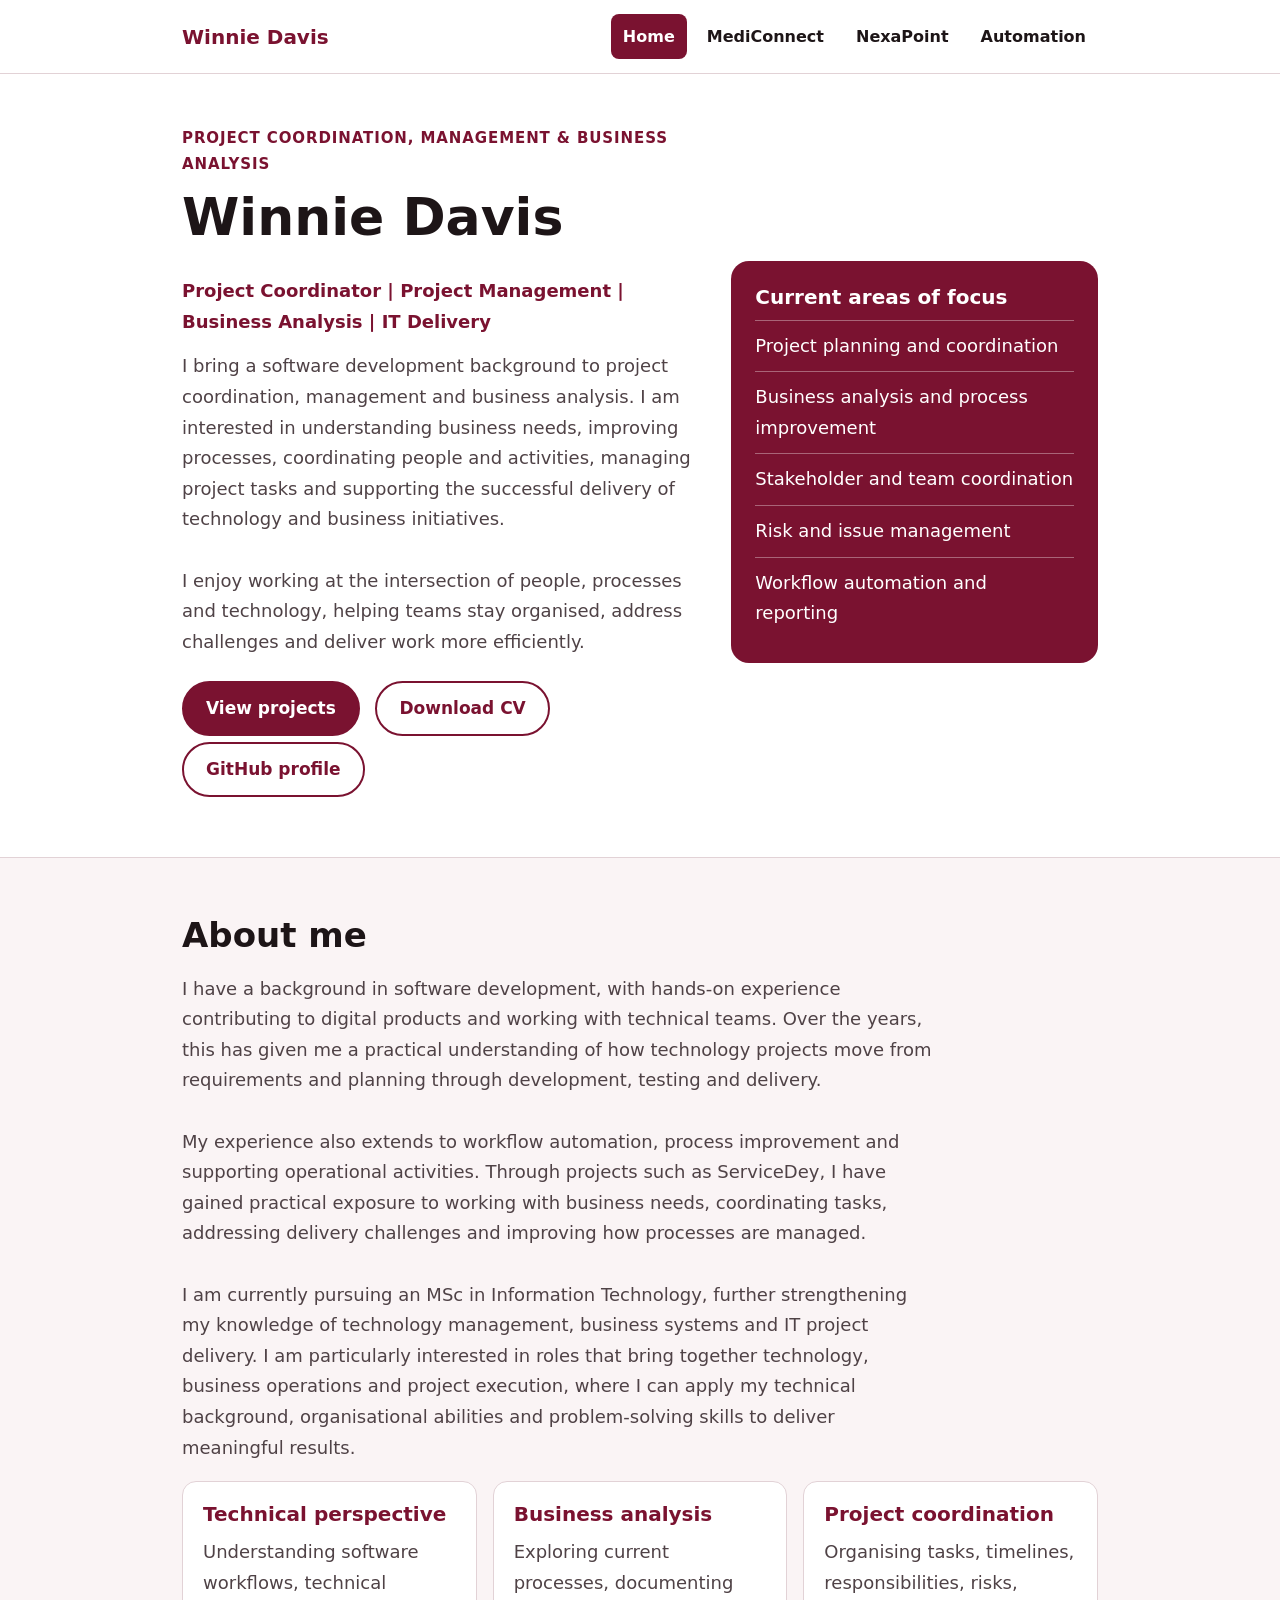
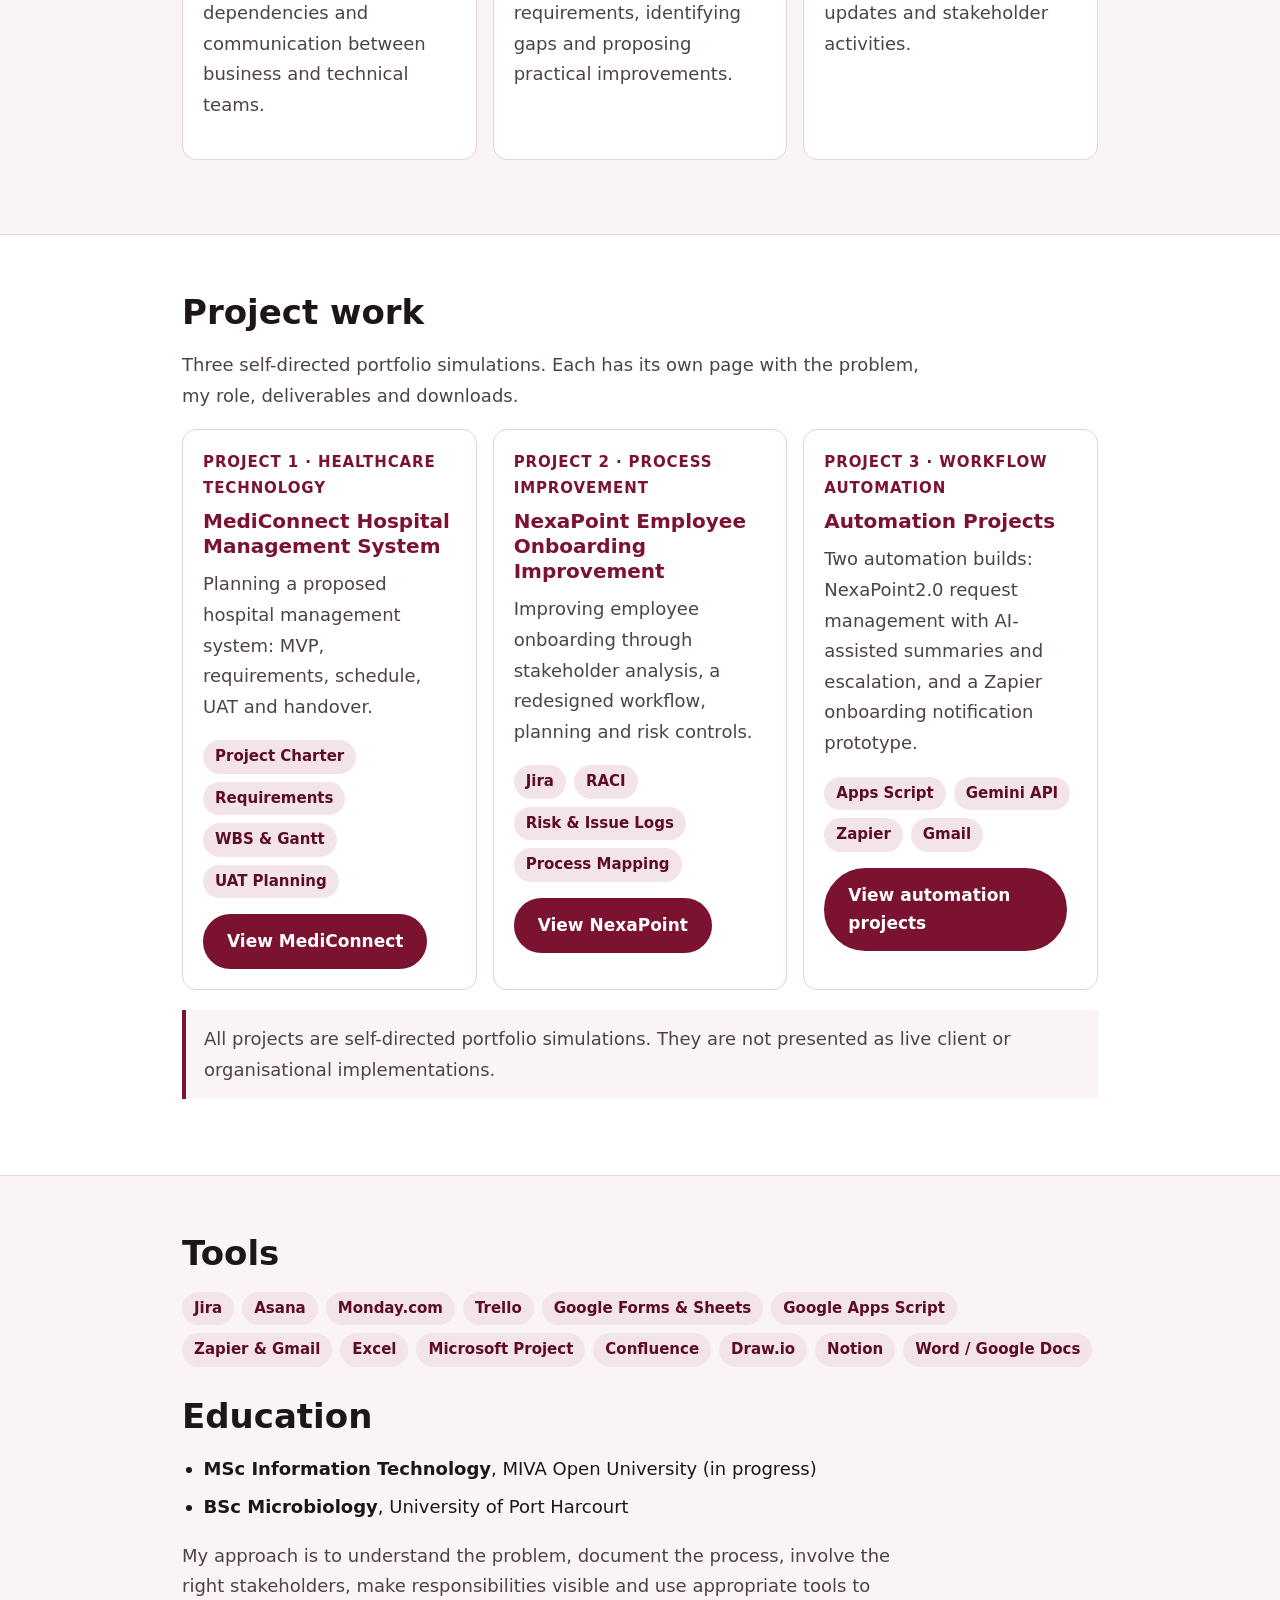
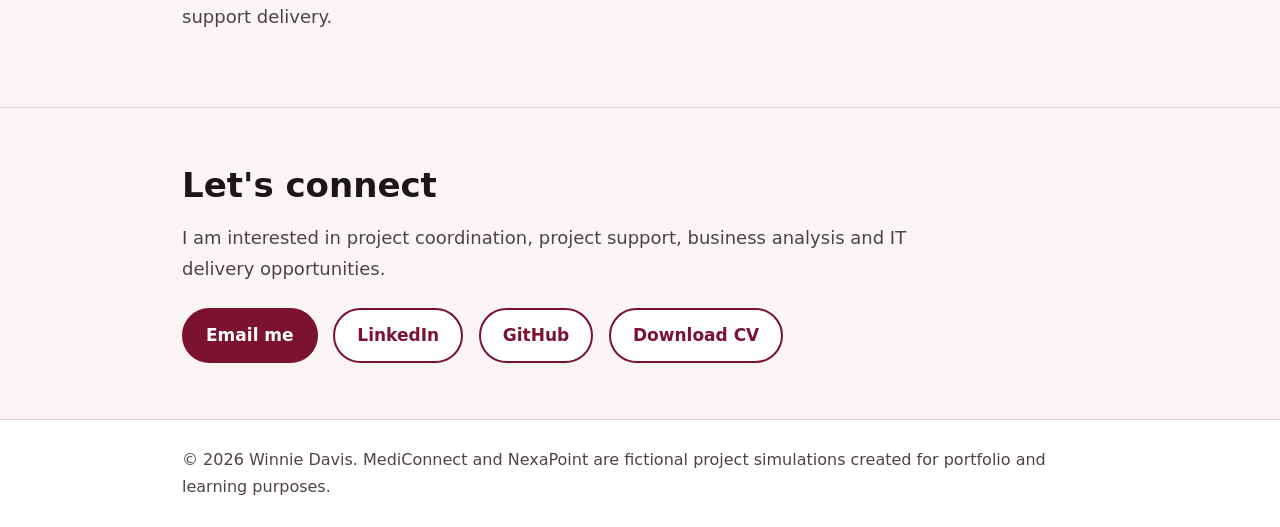
<file: index.html>
<!DOCTYPE html>
<html lang="en">
<head>
<meta charset="utf-8">
<meta name="viewport" content="width=device-width, initial-scale=1">
<title>Project Coordination & Business Analysis | Winnie Davis</title>
<meta name="description" content="Project coordination, business analysis and IT project delivery portfolio by Winnie Davis.">
 <link rel="icon"
    href="data:image/svg+xml,%3Csvg xmlns='http://www.w3.org/2000/svg' viewBox='0 0 100 100'%3E%3Crect width='100' height='100' rx='22' fill='%237a1230'/%3E%3Ctext x='50' y='68' font-size='56' text-anchor='middle' fill='white' font-family='Arial' font-weight='700'%3EW%3C/text%3E%3C/svg%3E"> 
<link rel="preconnect" href="https://fonts.googleapis.com">
<link rel="stylesheet" href="https://fonts.googleapis.com/css2?family=Hanken+Grotesk:wght@400;500;600;700&family=Instrument+Serif&display=swap">
<link rel="stylesheet" href="style.css">
</head>
<body>
<a class="skip" href="#main">Skip to main content</a>
<header class="top"><div class="w"><nav aria-label="Main"><a class="brand" href="index.html">Winnie Davis</a><ul><li><a href="index.html" aria-current="page">Home</a></li><li><a href="mediconnect.html">MediConnect</a></li><li><a href="nexapoint.html">NexaPoint</a></li><li><a href="automation-projects.html">Automation</a></li></ul></nav></div></header>
<main id="main">

<section class="hero"><div class="w grid2">
<div><p class="eyebrow">Project coordination, management &amp; business analysis</p><h1>Winnie Davis</h1>
<p class="role">Project Coordinator | Project Management | Business Analysis | IT Delivery</p>
<p class="lead">
I bring a software development background to project coordination, management and business analysis. I am interested in understanding business needs, improving processes, coordinating people and activities, managing project tasks and supporting the successful delivery of technology and business initiatives.
<br>

<br>
I enjoy working at the intersection of people, processes and technology, helping teams stay organised, address challenges and deliver work more efficiently.
</p>
<a class="btn p" href="#projects">View projects</a>
<a class="btn s" href="Winnie_Davis_CV_PM_PC.pdf" download>Download CV</a>
<a class="btn s" href="https://github.com/Ms-ibiso" target="_blank" rel="noopener">GitHub profile<span class="sr"> (opens in new tab)</span></a></div>
<div class="panel">
  <h2>Current areas of focus</h2>
  <ul>
    <li>Project planning and coordination</li>
    <li>Business analysis and process improvement</li>
    <li>Stakeholder and team coordination</li>
    <li>Risk and issue management</li>
    <li>Workflow automation and reporting</li>
  </ul>
</div></div></section>

<section class="alt" id="about"><div class="w"><h2>About me</h2>
<p class="lead">I have a background in software development, with hands-on experience contributing to digital products and working with technical teams. Over the years, this has given me a practical understanding of how technology projects move from requirements and planning through development, testing and delivery.
<br>
<br>

My experience also extends to workflow automation, process improvement and supporting operational activities. Through projects such as ServiceDey, I have gained practical exposure to working with business needs, coordinating tasks, addressing delivery challenges and improving how processes are managed.
<br>
<br>

I am currently pursuing an MSc in Information Technology, further strengthening my knowledge of technology management, business systems and IT project delivery. I am particularly interested in roles that bring together technology, business operations and project execution, where I can apply my technical background, organisational abilities and problem-solving skills to deliver meaningful results.</p>
<div class="cards"><div class="card"><h3>Technical perspective</h3><p class="muted">Understanding software workflows, technical dependencies and communication between business and technical teams.</p></div><div class="card"><h3>Business analysis</h3><p class="muted">Exploring current processes, documenting requirements, identifying gaps and proposing practical improvements.</p></div><div class="card"><h3>Project coordination</h3><p class="muted">Organising tasks, timelines, responsibilities, risks, updates and stakeholder activities.</p></div></div>
</div></section>

<section id="projects"><div class="w"><h2>Project work</h2>
<p class="lead">Three self-directed portfolio simulations. Each has its own page with the problem, my role, deliverables and downloads.</p>
<div class="cards">
<div class="card"><p class="eyebrow">Project 1 · Healthcare technology</p><h3>MediConnect Hospital Management System</h3><p class="muted">Planning a proposed hospital management system: MVP, requirements, schedule, UAT and handover.</p><ul class="tags"><li>Project Charter</li><li>Requirements</li><li>WBS &amp; Gantt</li><li>UAT Planning</li></ul><a class="btn p" href="mediconnect.html">View MediConnect<span class="sr"> project</span></a></div>
<div class="card"><p class="eyebrow">Project 2 · Process improvement</p><h3>NexaPoint Employee Onboarding Improvement</h3><p class="muted">Improving employee onboarding through stakeholder analysis, a redesigned workflow, planning and risk controls.</p><ul class="tags"><li>Jira</li><li>RACI</li><li>Risk &amp; Issue Logs</li><li>Process Mapping</li></ul><a class="btn p" href="nexapoint.html">View NexaPoint<span class="sr"> project</span></a></div>
<div class="card"><p class="eyebrow">Project 3 · Workflow automation</p><h3>Automation Projects</h3><p class="muted">Two automation builds: NexaPoint2.0 request management with AI-assisted summaries and escalation, and a Zapier onboarding notification prototype.</p><ul class="tags"><li>Apps Script</li><li>Gemini API</li><li>Zapier</li><li>Gmail</li></ul><a class="btn p" href="automation-projects.html">View automation projects</a></div>
</div>
<p class="note">All projects are self-directed portfolio simulations. They are not presented as live client or organisational implementations.</p>
</div></section>

<section class="alt"><div class="w"><h2>Tools</h2>
<ul class="tags">
  <li>Jira</li>
  <li>Asana</li>
  <li>Monday.com</li>
  <li>Trello</li>
  <li>Google Forms &amp; Sheets</li>
  <li>Google Apps Script</li>
  <li>Zapier &amp; Gmail</li>
  <li>Excel</li>
  <li>Microsoft Project</li>
  <li>Confluence</li>
  <li>Draw.io</li>
  <li>Notion</li>
  <li>Word / Google Docs</li>
</ul><h2 style="margin-top:28px">Education</h2>
<ul class="list"><li><strong>MSc Information Technology</strong>, MIVA Open University (in progress)</li><li><strong>BSc Microbiology</strong>, University of Port Harcourt</li></ul>
<p class="lead">My approach is to understand the problem, document the process, involve the right stakeholders, make responsibilities visible and use appropriate tools to support delivery.</p>
</div></section>
<section class="alt" id="contact"><div class="w">
<h2>Let's connect</h2>
<p class="lead">I am interested in project coordination, project support, business analysis and IT delivery opportunities.</p>
<a class="btn p" href="mailto:Davisbeulah07@gmail.com">Email me</a>
<a class="btn s" href="https://linkedin.com/in/winnie-davis-1aa069246" target="_blank" rel="noopener">LinkedIn<span class="sr"> (opens in new tab)</span></a>
<a class="btn s" href="https://github.com/Ms-ibiso" target="_blank" rel="noopener">GitHub<span class="sr"> (opens in new tab)</span></a>
<a class="btn s" href="Winnie_Davis_CV_PM_PC.pdf" download>Download CV</a>
</div></section>
</main>
<footer><div class="w">© 2026 Winnie Davis. MediConnect and NexaPoint are fictional project simulations created for portfolio and learning purposes.</div></footer>
</body>
</html>
</file>
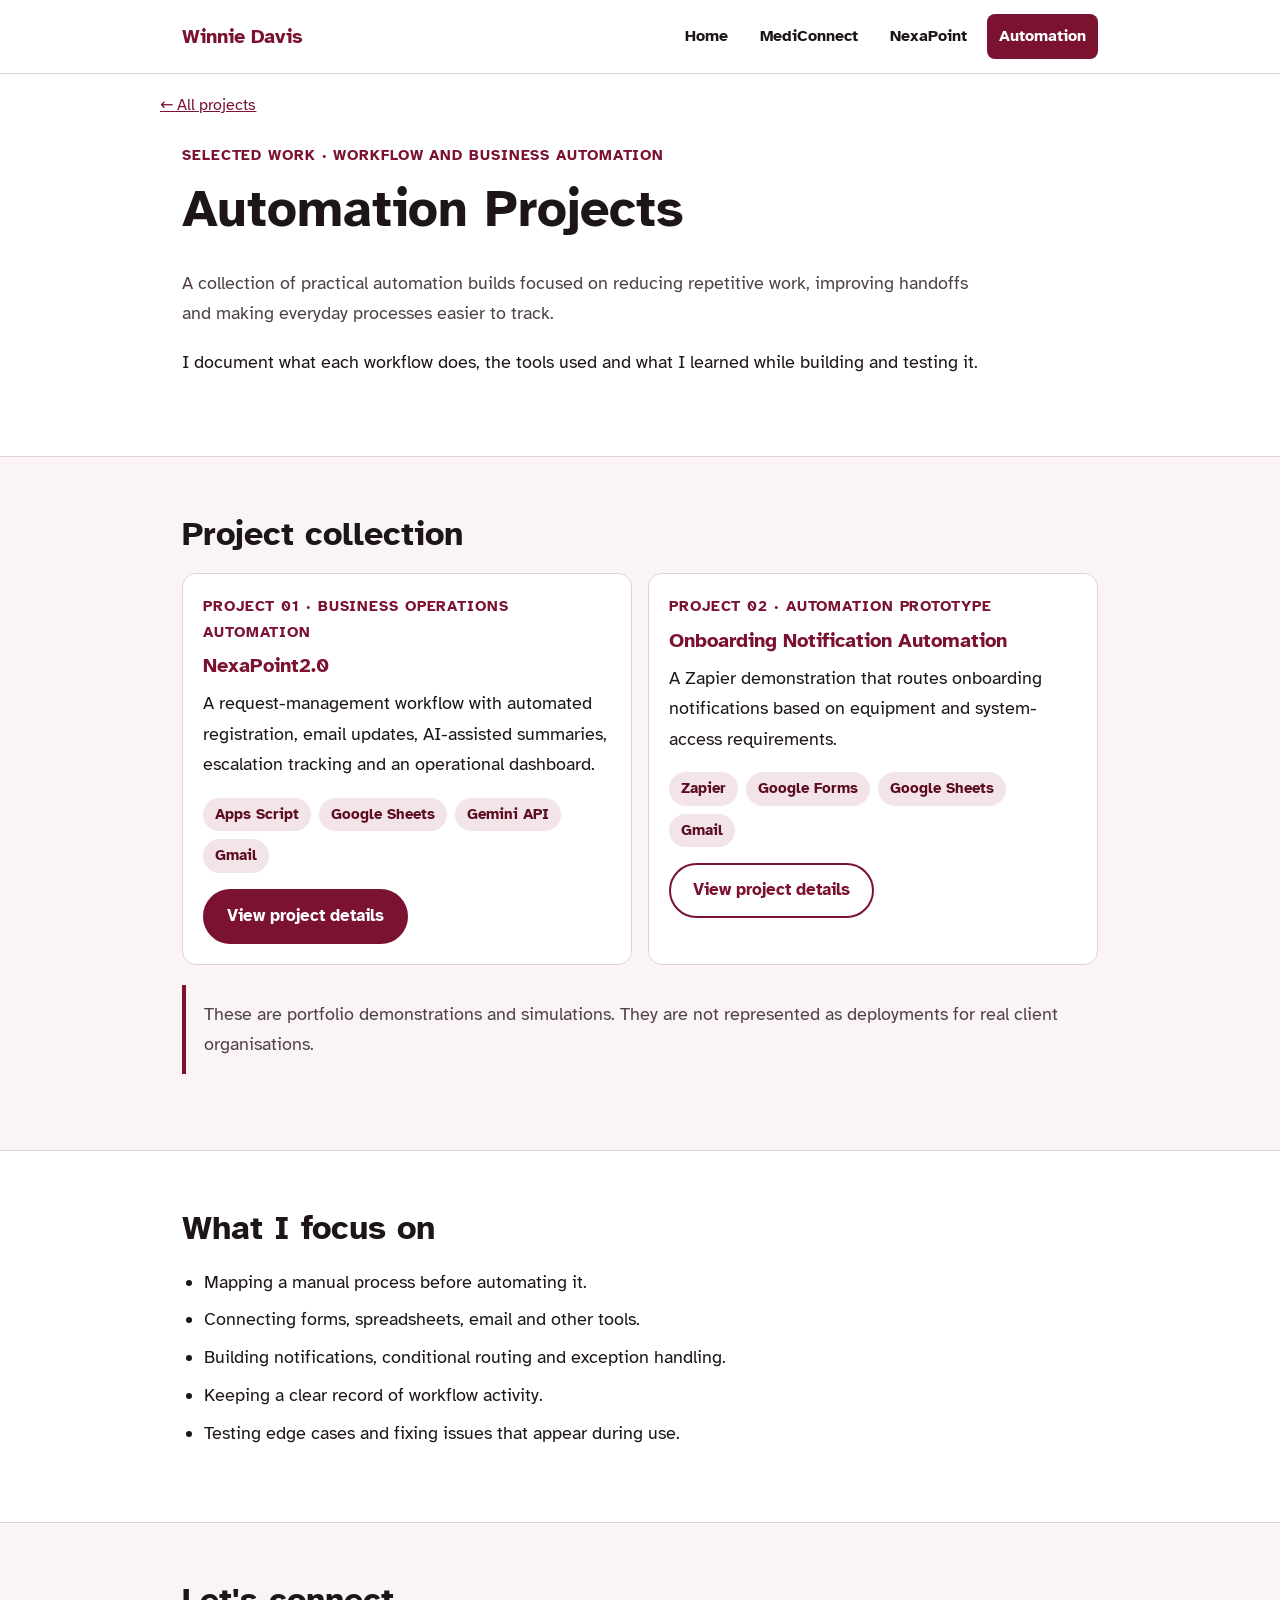
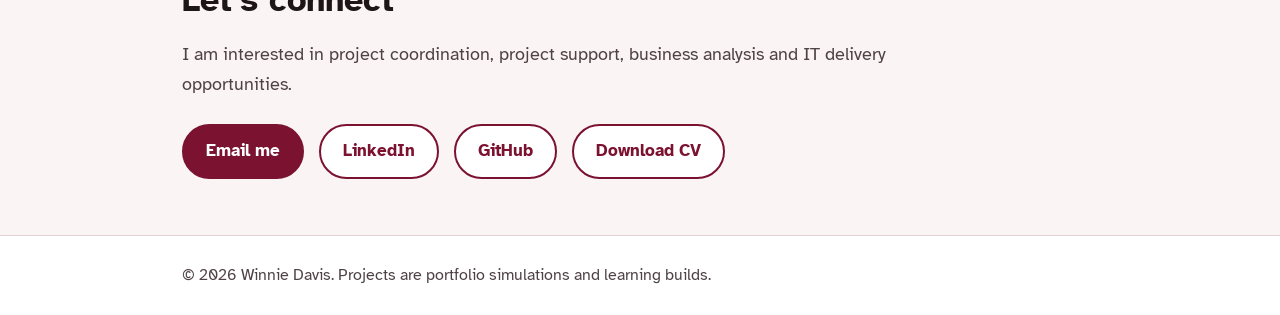
<file: automation-projects.html>
<!DOCTYPE html>
<html lang="en">
<head>
<meta charset="utf-8">
<meta name="viewport" content="width=device-width, initial-scale=1">
<title>Automation Projects | Winnie Davis</title>
<meta name="description" content="Workflow and business operations automation projects by Winnie Davis.">
<link rel="preconnect" href="https://fonts.googleapis.com">
<link rel="stylesheet" href="https://fonts.googleapis.com/css2?family=Atkinson+Hyperlegible:wght@400;700&display=swap">
<link rel="stylesheet" href="style.css">
</head>
<body>
<a class="skip" href="#main">Skip to main content</a>
<header class="top"><div class="w"><nav aria-label="Main">
<a class="brand" href="index.html">Winnie Davis</a>
<ul><li><a href="index.html">Home</a></li><li><a href="mediconnect.html">MediConnect</a></li><li><a href="nexapoint.html">NexaPoint</a></li><li><a href="automation-projects.html" aria-current="page">Automation</a></li></ul>
</nav></div></header>
<main id="main">
<div class="w bc"><a href="index.html#projects">← All projects</a></div>
<section class="hero" style="padding-top:24px"><div class="w">
<p class="eyebrow">Selected work · Workflow and business automation</p>
<h1>Automation Projects</h1>
<p class="lead">A collection of practical automation builds focused on reducing repetitive work, improving handoffs and making everyday processes easier to track.</p>
<p>I document what each workflow does, the tools used and what I learned while building and testing it.</p>
</div></section>
<section class="alt"><div class="w">
<h2>Project collection</h2>
<div class="cards">
<article class="card">
<p class="eyebrow">Project 01 · Business operations automation</p>
<h3>NexaPoint2.0</h3>
<p>A request-management workflow with automated registration, email updates, AI-assisted summaries, escalation tracking and an operational dashboard.</p>
<ul class="tags"><li>Apps Script</li><li>Google Sheets</li><li>Gemini API</li><li>Gmail</li></ul>
<a class="btn p" href="nexapoint2.html">View project details</a>
</article>
<article class="card">
<p class="eyebrow">Project 02 · Automation prototype</p>
<h3>Onboarding Notification Automation</h3>
<p>A Zapier demonstration that routes onboarding notifications based on equipment and system-access requirements.</p>
<ul class="tags"><li>Zapier</li><li>Google Forms</li><li>Google Sheets</li><li>Gmail</li></ul>
<a class="btn s" href="automation.html">View project details</a>
</article>
</div>
<p class="note">These are portfolio demonstrations and simulations. They are not represented as deployments for real client organisations.</p>
</div></section>
<section><div class="w">
<h2>What I focus on</h2>
<ul class="list"><li>Mapping a manual process before automating it.</li><li>Connecting forms, spreadsheets, email and other tools.</li><li>Building notifications, conditional routing and exception handling.</li><li>Keeping a clear record of workflow activity.</li><li>Testing edge cases and fixing issues that appear during use.</li></ul>
</div></section>
<section class="alt" id="contact"><div class="w">
<h2>Let's connect</h2>
<p class="lead">I am interested in project coordination, project support, business analysis and IT delivery opportunities.</p>
<a class="btn p" href="mailto:Davisbeulah07@gmail.com">Email me</a>
<a class="btn s" href="https://linkedin.com/in/winnie-davis-1aa069246" target="_blank" rel="noopener">LinkedIn<span class="sr"> (opens in new tab)</span></a>
<a class="btn s" href="https://github.com/Ms-ibiso" target="_blank" rel="noopener">GitHub<span class="sr"> (opens in new tab)</span></a>
<a class="btn s" href="Winnie_Davis_CV_PM_PC.pdf" download>Download CV</a>
</div></section>
</main>
<footer><div class="w">© 2026 Winnie Davis. Projects are portfolio simulations and learning builds.</div></footer>
</body></html>
</file>
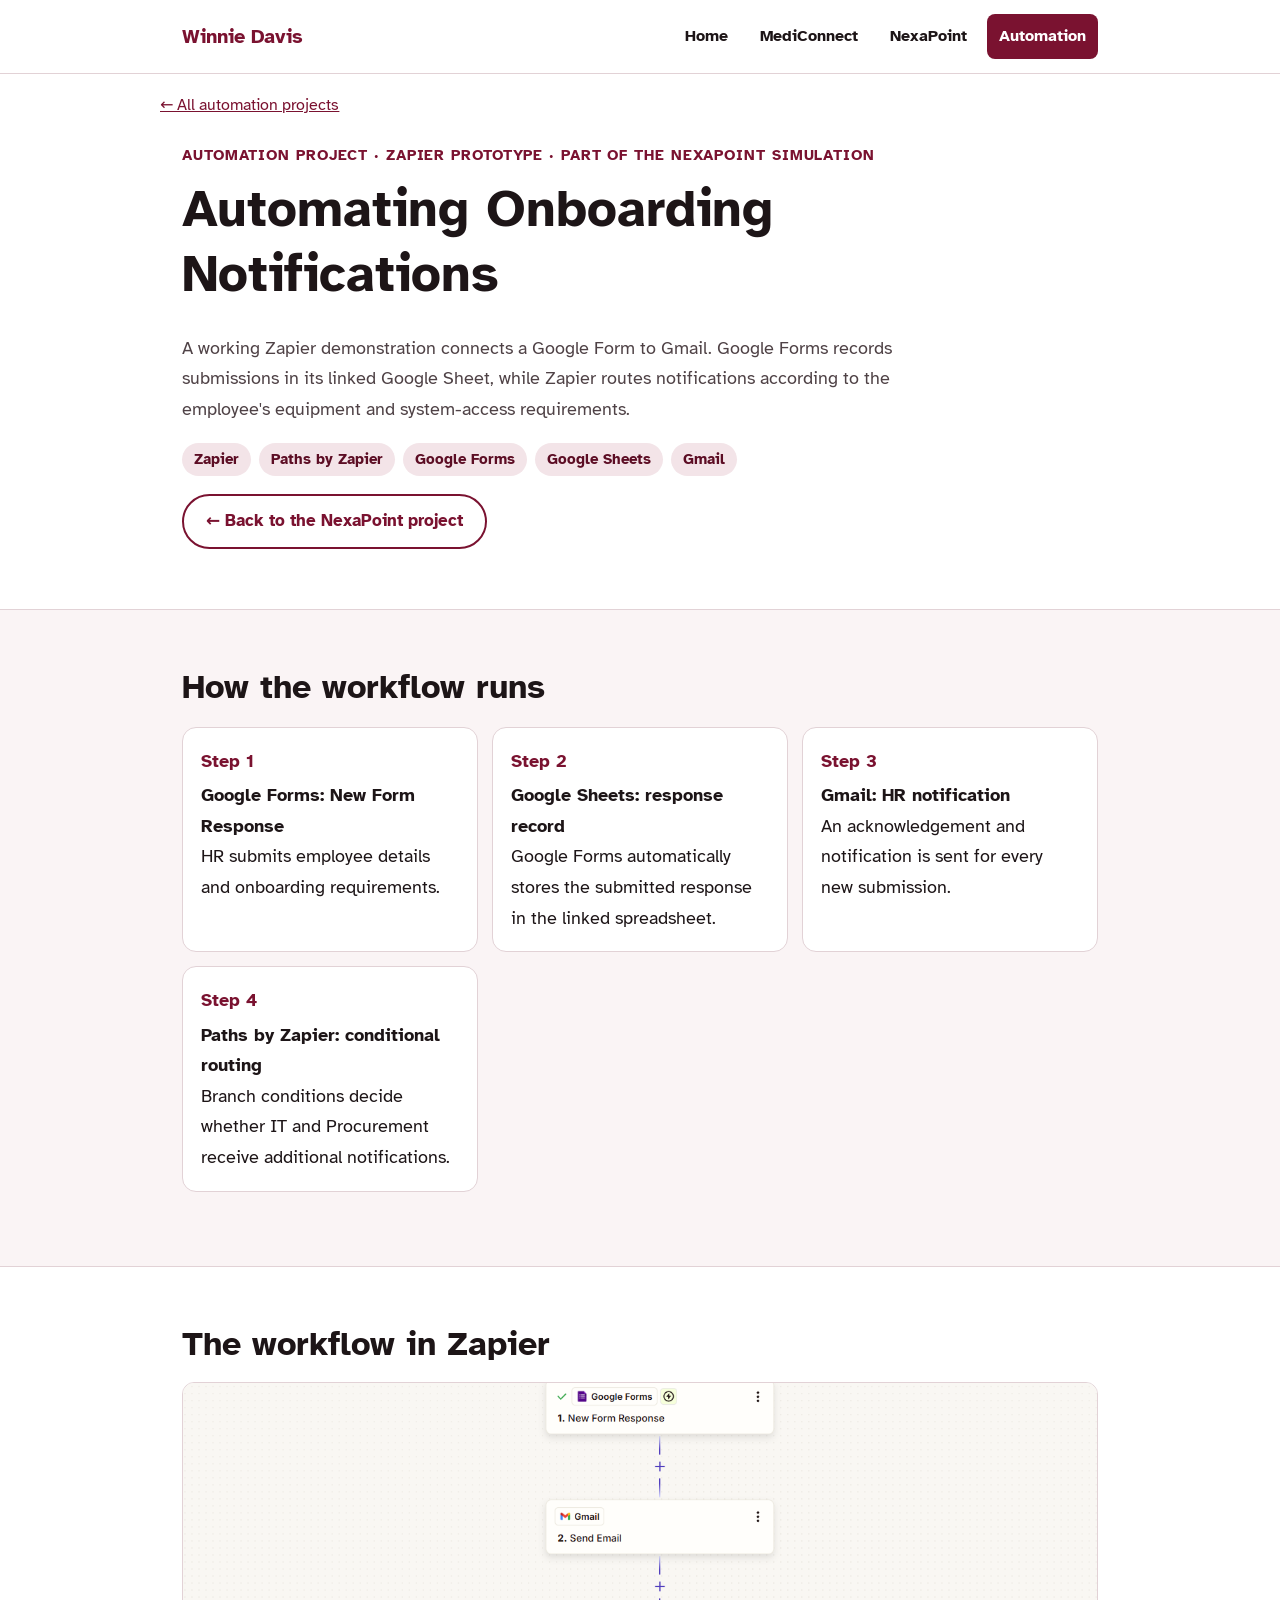
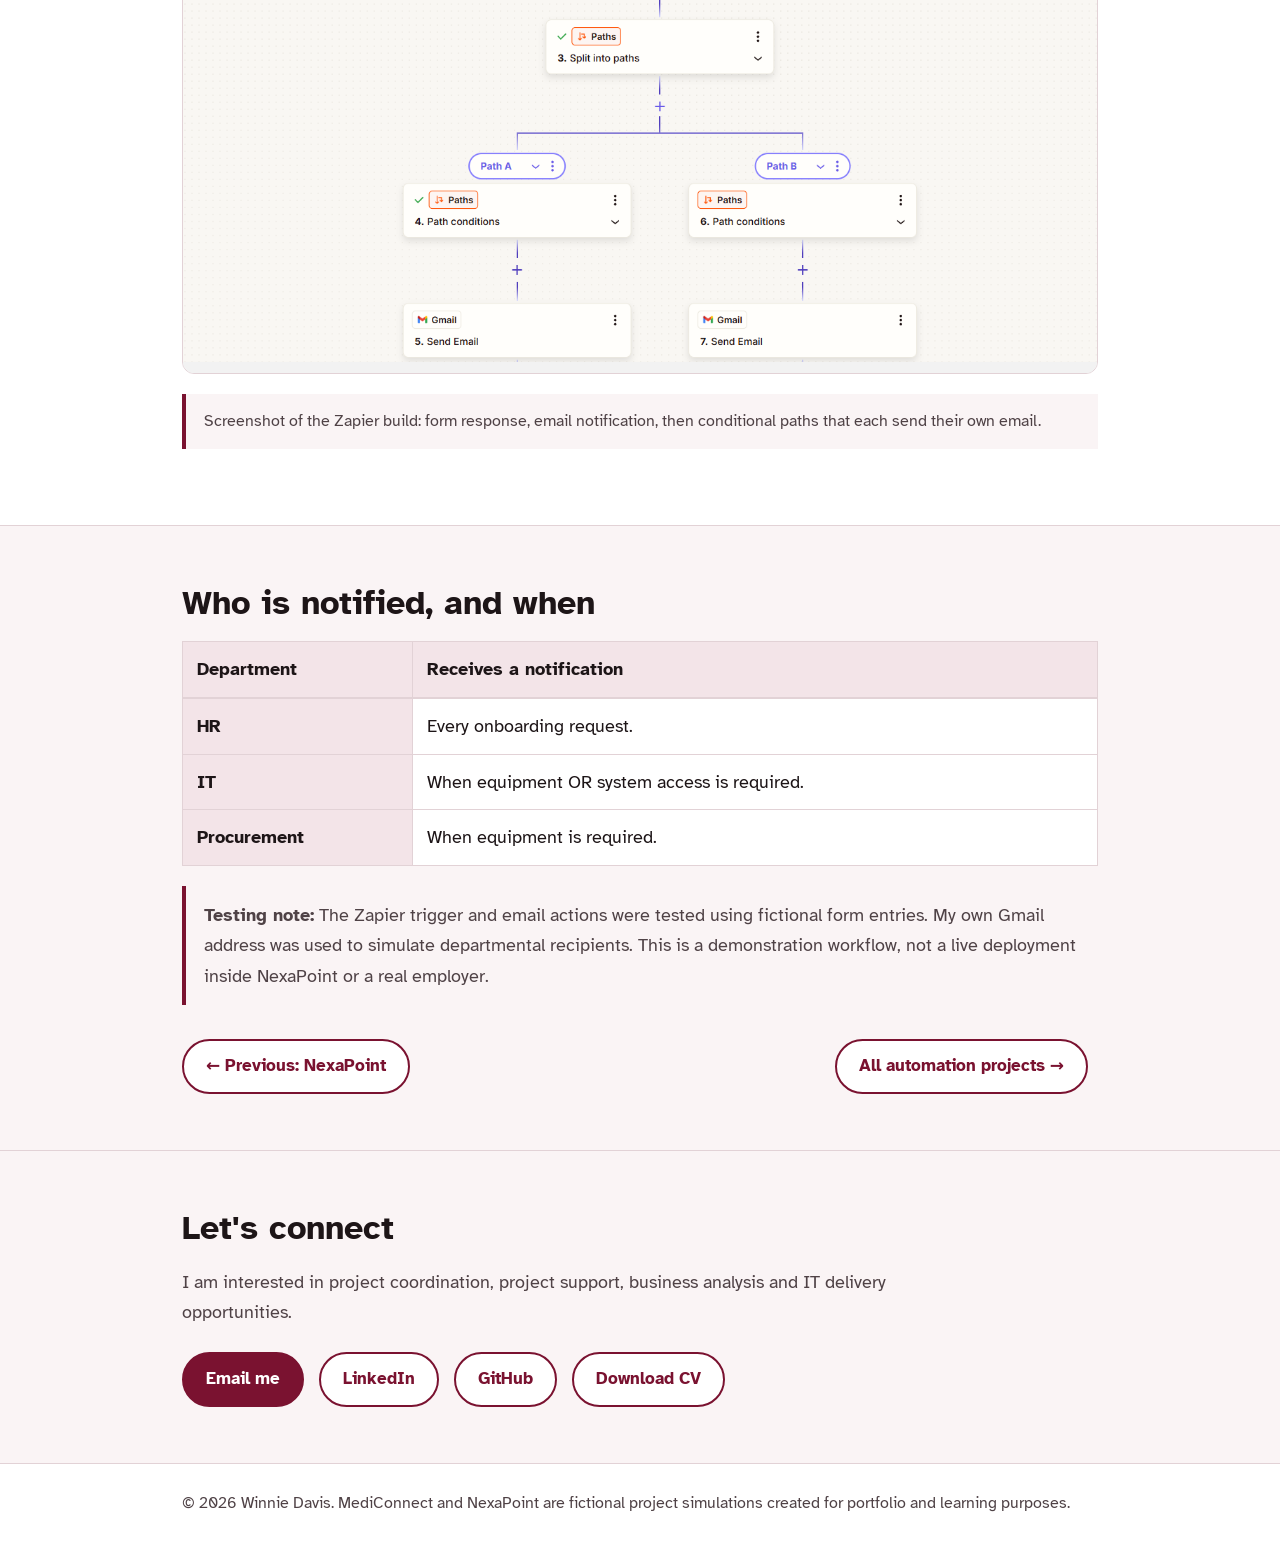
<file: automation.html>
<!DOCTYPE html>
<html lang="en">
<head>
<meta charset="utf-8">
<meta name="viewport" content="width=device-width, initial-scale=1">
<title>Onboarding Notification Automation | Winnie Davis</title>
<meta name="description" content="Zapier prototype that routes employee onboarding notifications by Google Forms, Gmail and conditional paths.">
<link rel="preconnect" href="https://fonts.googleapis.com">
<link rel="stylesheet" href="https://fonts.googleapis.com/css2?family=Atkinson+Hyperlegible:wght@400;700&display=swap">
<link rel="stylesheet" href="style.css">
</head>
<body>
<a class="skip" href="#main">Skip to main content</a>
<header class="top"><div class="w"><nav aria-label="Main"><a class="brand" href="index.html">Winnie Davis</a><ul><li><a href="index.html">Home</a></li><li><a href="mediconnect.html">MediConnect</a></li><li><a href="nexapoint.html">NexaPoint</a></li><li><a href="automation-projects.html" aria-current="page">Automation</a></li></ul></nav></div></header>
<main id="main">

<div class="w bc"><a href="automation-projects.html">← All automation projects</a></div>
<section class="hero" style="padding-top:24px"><div class="w">
<p class="eyebrow">Automation project · Zapier prototype · Part of the NexaPoint simulation</p>
<h1>Automating Onboarding Notifications</h1>
<p class="lead">A working Zapier demonstration connects a Google Form to Gmail. Google Forms records submissions in its linked Google Sheet, while Zapier routes notifications according to the employee's equipment and system-access requirements.</p>
<ul class="tags"><li>Zapier</li><li>Paths by Zapier</li><li>Google Forms</li><li>Google Sheets</li><li>Gmail</li></ul>
<a class="btn s" href="nexapoint.html">← Back to the NexaPoint project</a>
</div></section>

<section class="alt"><div class="w"><h2>How the workflow runs</h2>
<ol class="steps">
<li><strong>Google Forms: New Form Response</strong>HR submits employee details and onboarding requirements.</li>
<li><strong>Google Sheets: response record</strong>Google Forms automatically stores the submitted response in the linked spreadsheet.</li>
<li><strong>Gmail: HR notification</strong>An acknowledgement and notification is sent for every new submission.</li>
<li><strong>Paths by Zapier: conditional routing</strong>Branch conditions decide whether IT and Procurement receive additional notifications.</li>
</ol></div></section>

<section><div class="w"><h2>The workflow in Zapier</h2>
<figure><img src="images/onboarding-zapier-workflow.png" width="1304" height="841" alt="Zapier workflow editor showing a Google Forms new form response trigger, a Gmail send email step, then a Paths step that splits into Path A and Path B. Each path has its own conditions followed by a Gmail send email action.">
<figcaption class="note">Screenshot of the Zapier build: form response, email notification, then conditional paths that each send their own email.</figcaption></figure>
</div></section>

<section class="alt"><div class="w"><h2>Who is notified, and when</h2>
<div class="tablewrap"><table><caption class="sr">Notification rules by department</caption>
<thead><tr><th scope="col">Department</th><th scope="col">Receives a notification</th></tr></thead>
<tbody><tr><th scope="row">HR</th><td>Every onboarding request.</td></tr>
<tr><th scope="row">IT</th><td>When equipment OR system access is required.</td></tr>
<tr><th scope="row">Procurement</th><td>When equipment is required.</td></tr></tbody></table></div>
<p class="note"><strong>Testing note:</strong> The Zapier trigger and email actions were tested using fictional form entries. My own Gmail address was used to simulate departmental recipients. This is a demonstration workflow, not a live deployment inside NexaPoint or a real employer.</p>
<div class="pn"><a class="btn s" href="nexapoint.html">← Previous: NexaPoint</a><a class="btn s" href="automation-projects.html">All automation projects →</a></div>
</div></section>
<!-- DEMO VIDEO: to switch on, delete the comment markers around this block and replace VIDEO_ID with your YouTube (unlisted) video ID.
<section class="alt"><div class="w"><h2>Watch the demo</h2>
<div class="video"><iframe src="https://www.youtube.com/embed/VIDEO_ID" title="Onboarding notification automation screen recording demo" loading="lazy" allowfullscreen></iframe></div>
<p class="note">Screen recording using fictional test data. Captions are available in the video player.</p></div></section>
-->
<section class="alt" id="contact"><div class="w">
<h2>Let's connect</h2>
<p class="lead">I am interested in project coordination, project support, business analysis and IT delivery opportunities.</p>
<a class="btn p" href="mailto:Davisbeulah07@gmail.com">Email me</a>
<a class="btn s" href="https://linkedin.com/in/winnie-davis-1aa069246" target="_blank" rel="noopener">LinkedIn<span class="sr"> (opens in new tab)</span></a>
<a class="btn s" href="https://github.com/Ms-ibiso" target="_blank" rel="noopener">GitHub<span class="sr"> (opens in new tab)</span></a>
<a class="btn s" href="Winnie_Davis_CV_PM_PC.pdf" download>Download CV</a>
</div></section>
</main>
<footer><div class="w">© 2026 Winnie Davis. MediConnect and NexaPoint are fictional project simulations created for portfolio and learning purposes.</div></footer>
</body>
</html>
</file>
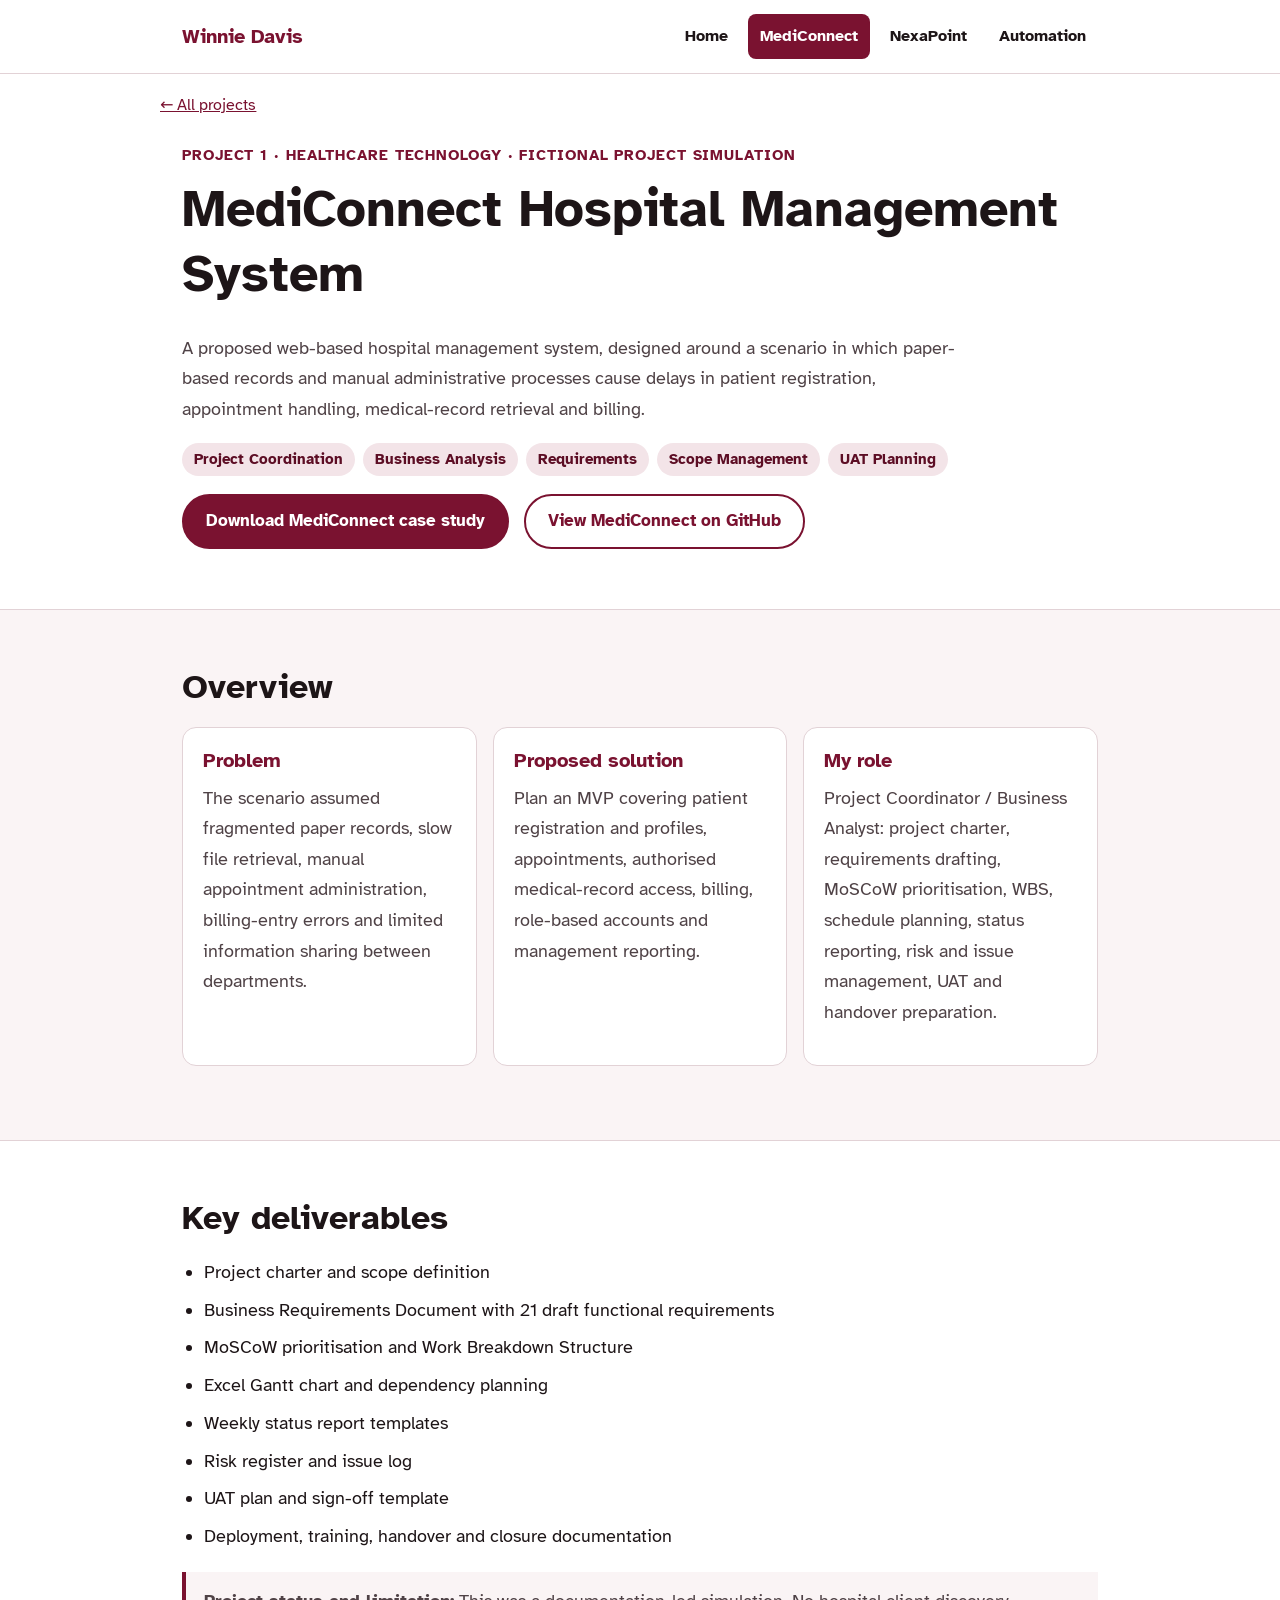
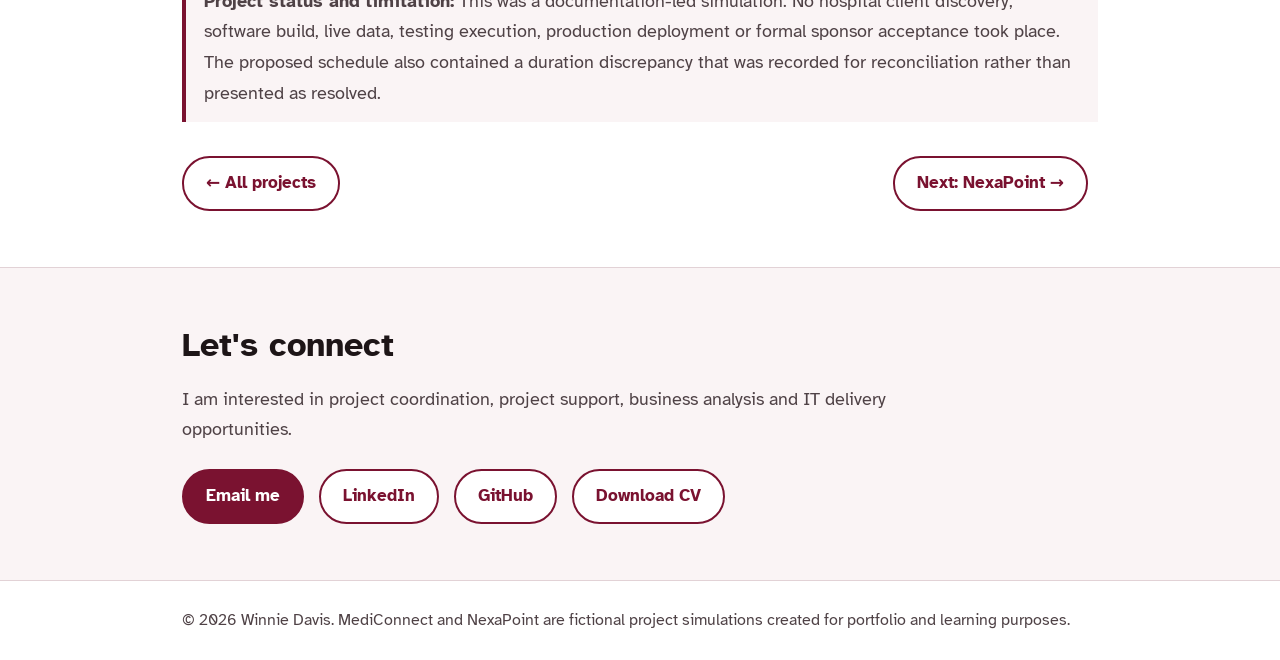
<file: mediconnect.html>
<!DOCTYPE html>
<html lang="en">
<head>
<meta charset="utf-8">
<meta name="viewport" content="width=device-width, initial-scale=1">
<title>MediConnect Hospital Management System | Winnie Davis</title>
<meta name="description" content="Project simulation: planning a proposed hospital management system.">
<link rel="preconnect" href="https://fonts.googleapis.com">
<link rel="stylesheet" href="https://fonts.googleapis.com/css2?family=Atkinson+Hyperlegible:wght@400;700&display=swap">
<link rel="stylesheet" href="style.css">
</head>
<body>
<a class="skip" href="#main">Skip to main content</a>
<header class="top"><div class="w"><nav aria-label="Main"><a class="brand" href="index.html">Winnie Davis</a><ul><li><a href="index.html">Home</a></li><li><a href="mediconnect.html" aria-current="page">MediConnect</a></li><li><a href="nexapoint.html">NexaPoint</a></li><li><a href="automation-projects.html">Automation</a></li></ul></nav></div></header>
<main id="main">

<div class="w bc"><a href="index.html#projects">← All projects</a></div>
<section class="hero" style="padding-top:24px"><div class="w">
<p class="eyebrow">Project 1 · Healthcare technology · Fictional project simulation</p>
<h1>MediConnect Hospital Management System</h1>
<p class="lead">A proposed web-based hospital management system, designed around a scenario in which paper-based records and manual administrative processes cause delays in patient registration, appointment handling, medical-record retrieval and billing.</p>
<ul class="tags"><li>Project Coordination</li><li>Business Analysis</li><li>Requirements</li><li>Scope Management</li><li>UAT Planning</li></ul>
<a class="btn p" href="MediConnect_Portfolio_Case_Study.docx" download>Download MediConnect case study</a>
<a class="btn s" href="https://github.com/Ms-ibiso/mediconnect-hospital-management-system" target="_blank" rel="noopener">View MediConnect on GitHub<span class="sr"> (opens in new tab)</span></a>
</div></section>

<section class="alt"><div class="w"><h2>Overview</h2>
<div class="cards"><div class="card"><h3>Problem</h3><p class="muted">The scenario assumed fragmented paper records, slow file retrieval, manual appointment administration, billing-entry errors and limited information sharing between departments.</p></div><div class="card"><h3>Proposed solution</h3><p class="muted">Plan an MVP covering patient registration and profiles, appointments, authorised medical-record access, billing, role-based accounts and management reporting.</p></div><div class="card"><h3>My role</h3><p class="muted">Project Coordinator / Business Analyst: project charter, requirements drafting, MoSCoW prioritisation, WBS, schedule planning, status reporting, risk and issue management, UAT and handover preparation.</p></div></div>
</div></section>

<section><div class="w"><h2>Key deliverables</h2>
<ul class="list"><li>Project charter and scope definition</li><li>Business Requirements Document with 21 draft functional requirements</li><li>MoSCoW prioritisation and Work Breakdown Structure</li><li>Excel Gantt chart and dependency planning</li><li>Weekly status report templates</li><li>Risk register and issue log</li><li>UAT plan and sign-off template</li><li>Deployment, training, handover and closure documentation</li></ul>
<p class="note"><strong>Project status and limitation:</strong> This was a documentation-led simulation. No hospital client discovery, software build, live data, testing execution, production deployment or formal sponsor acceptance took place. The proposed schedule also contained a duration discrepancy that was recorded for reconciliation rather than presented as resolved.</p>
<div class="pn"><a class="btn s" href="index.html#projects">← All projects</a><a class="btn s" href="nexapoint.html">Next: NexaPoint →</a></div>
</div></section>
<section class="alt" id="contact"><div class="w">
<h2>Let's connect</h2>
<p class="lead">I am interested in project coordination, project support, business analysis and IT delivery opportunities.</p>
<a class="btn p" href="mailto:Davisbeulah07@gmail.com">Email me</a>
<a class="btn s" href="https://linkedin.com/in/winnie-davis-1aa069246" target="_blank" rel="noopener">LinkedIn<span class="sr"> (opens in new tab)</span></a>
<a class="btn s" href="https://github.com/Ms-ibiso" target="_blank" rel="noopener">GitHub<span class="sr"> (opens in new tab)</span></a>
<a class="btn s" href="Winnie_Davis_CV_PM_PC.pdf" download>Download CV</a>
</div></section>
</main>
<footer><div class="w">© 2026 Winnie Davis. MediConnect and NexaPoint are fictional project simulations created for portfolio and learning purposes.</div></footer>
</body>
</html>
</file>
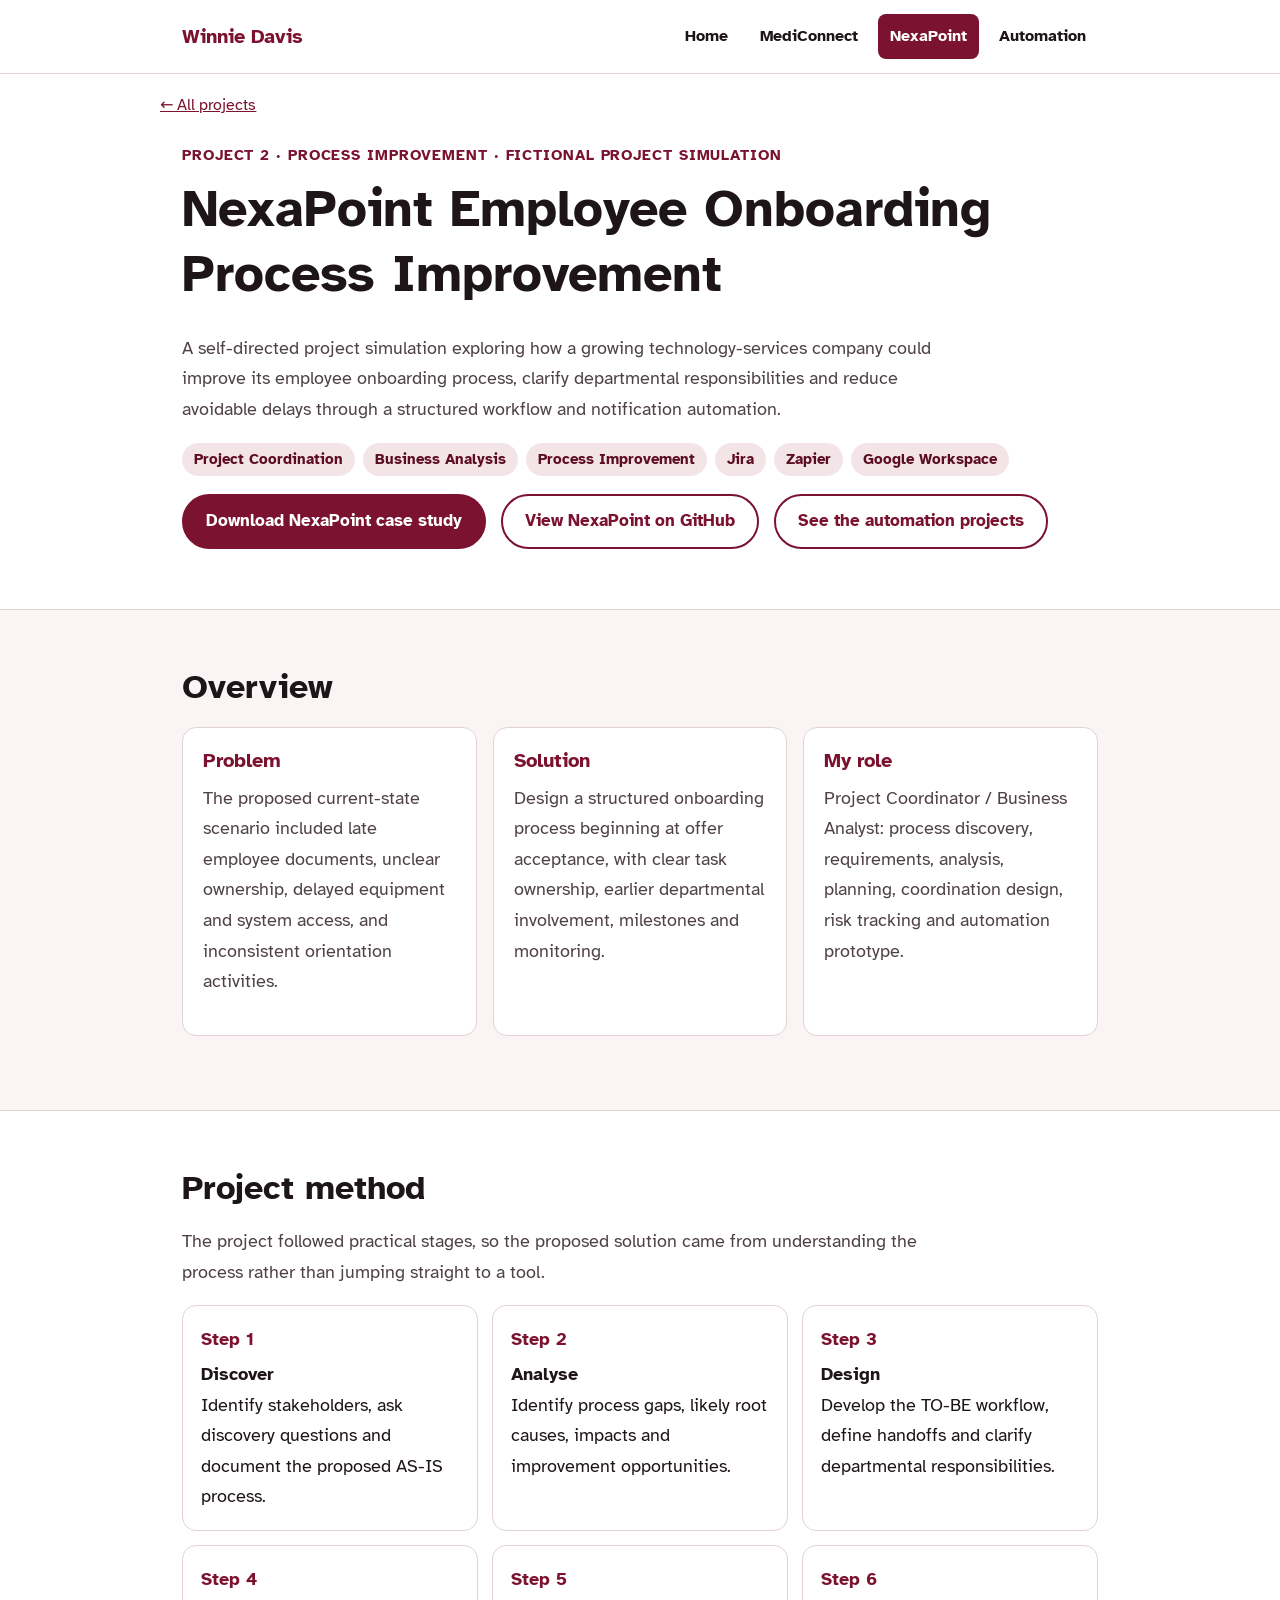
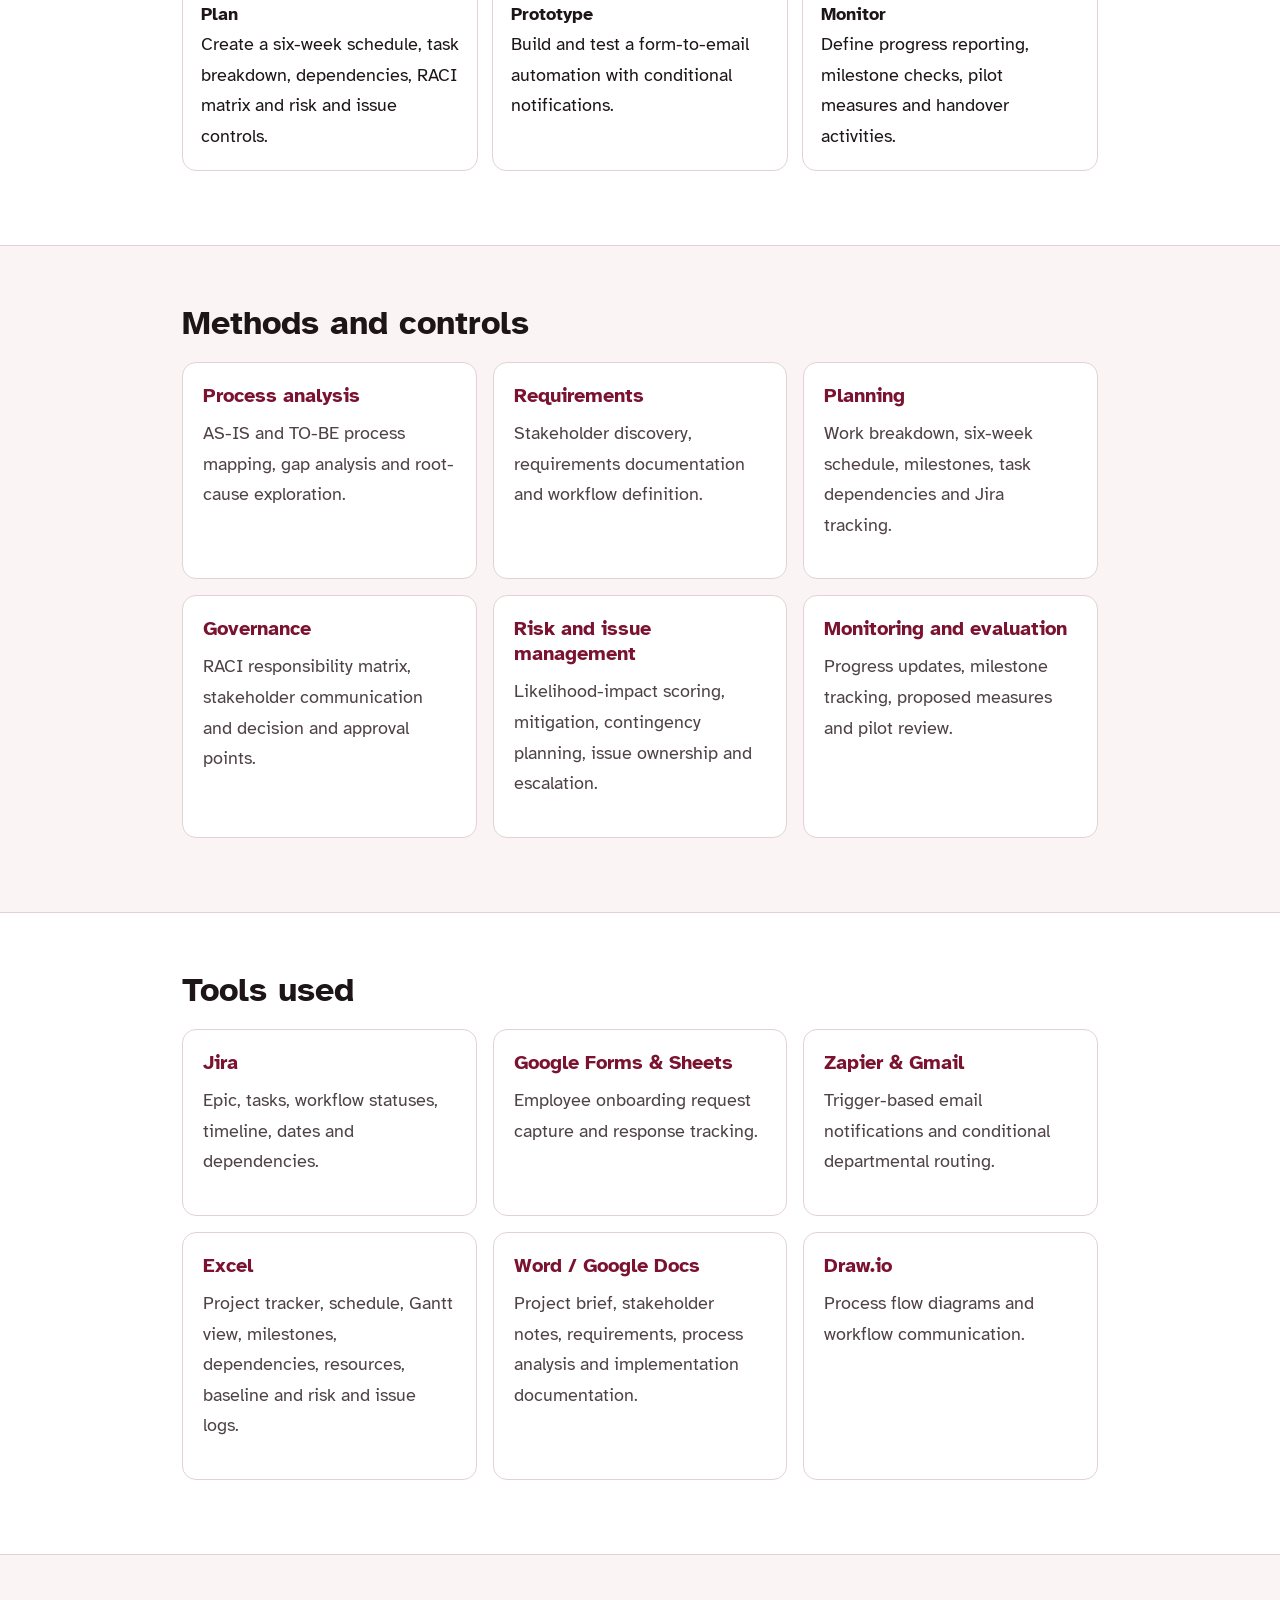
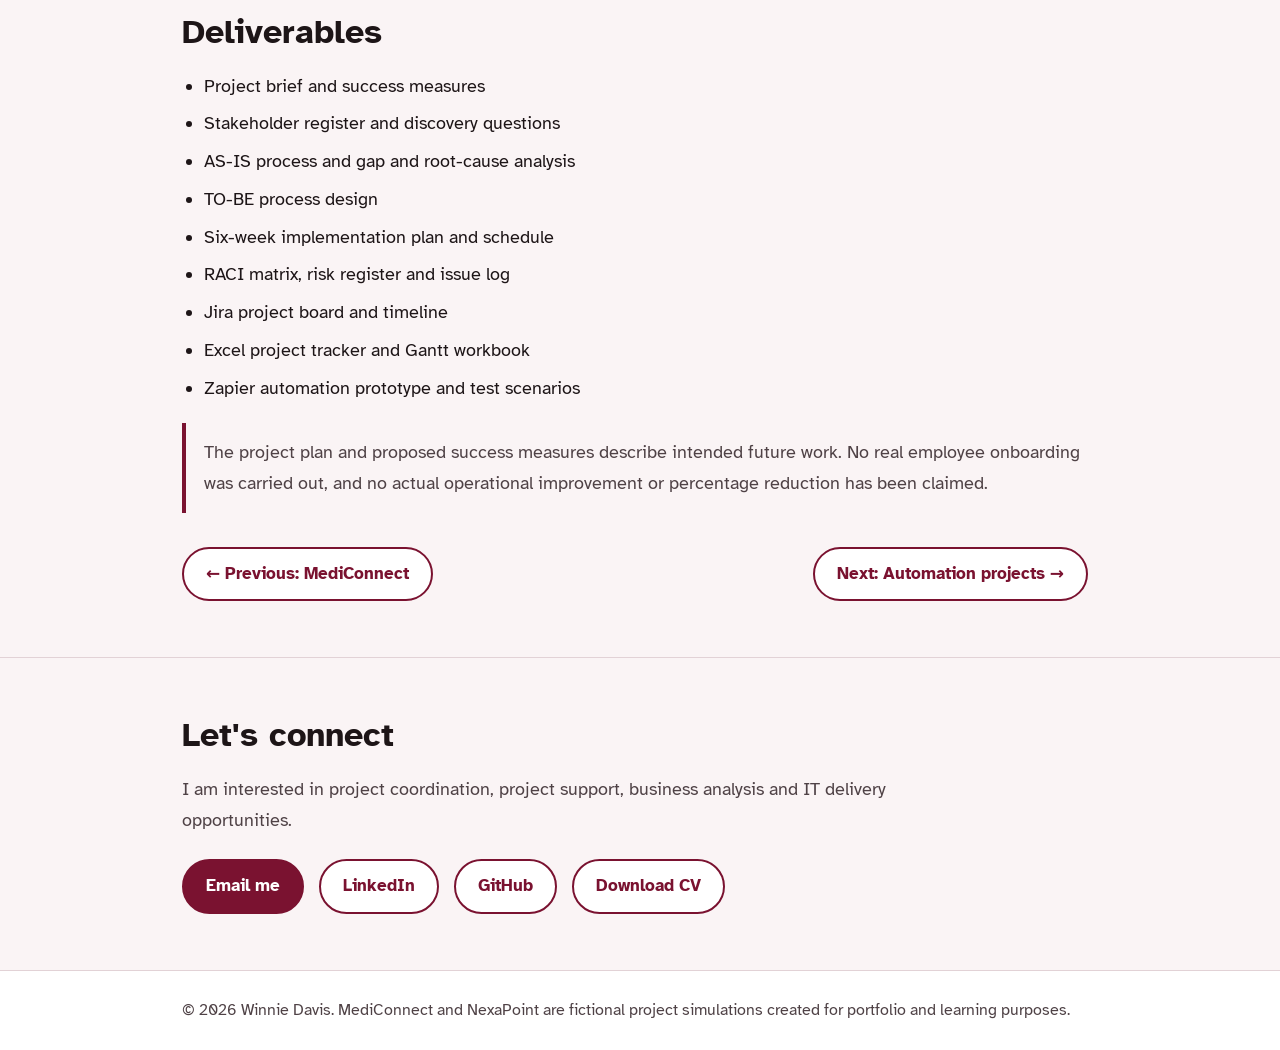
<file: nexapoint.html>
<!DOCTYPE html>
<html lang="en">
<head>
<meta charset="utf-8">
<meta name="viewport" content="width=device-width, initial-scale=1">
<title>NexaPoint Employee Onboarding Process Improvement | Winnie Davis</title>
<meta name="description" content="Project simulation: improving a fictional company's employee onboarding process.">
<link rel="preconnect" href="https://fonts.googleapis.com">
<link rel="stylesheet" href="https://fonts.googleapis.com/css2?family=Atkinson+Hyperlegible:wght@400;700&display=swap">
<link rel="stylesheet" href="style.css">
</head>
<body>
<a class="skip" href="#main">Skip to main content</a>
<header class="top"><div class="w"><nav aria-label="Main"><a class="brand" href="index.html">Winnie Davis</a><ul><li><a href="index.html">Home</a></li><li><a href="mediconnect.html">MediConnect</a></li><li><a href="nexapoint.html" aria-current="page">NexaPoint</a></li><li><a href="automation-projects.html">Automation</a></li></ul></nav></div></header>
<main id="main">

<div class="w bc"><a href="index.html#projects">← All projects</a></div>
<section class="hero" style="padding-top:24px"><div class="w">
<p class="eyebrow">Project 2 · Process improvement · Fictional project simulation</p>
<h1>NexaPoint Employee Onboarding Process Improvement</h1>
<p class="lead">A self-directed project simulation exploring how a growing technology-services company could improve its employee onboarding process, clarify departmental responsibilities and reduce avoidable delays through a structured workflow and notification automation.</p>
<ul class="tags"><li>Project Coordination</li><li>Business Analysis</li><li>Process Improvement</li><li>Jira</li><li>Zapier</li><li>Google Workspace</li></ul>
<a class="btn p" href="NexaPoint_Employee_Onboarding_Final_Case_Study.docx" download>Download NexaPoint case study</a>
<a class="btn s" href="https://github.com/Ms-ibiso/NEXAPOINT-EMPLOYEE-ONBOARDING-PROCESS-IMPROVEMENT" target="_blank" rel="noopener">View NexaPoint on GitHub<span class="sr"> (opens in new tab)</span></a>
<a class="btn s" href="automation-projects.html">See the automation projects</a>
</div></section>

<section class="alt"><div class="w"><h2>Overview</h2>
<div class="cards"><div class="card"><h3>Problem</h3><p class="muted">The proposed current-state scenario included late employee documents, unclear ownership, delayed equipment and system access, and inconsistent orientation activities.</p></div><div class="card"><h3>Solution</h3><p class="muted">Design a structured onboarding process beginning at offer acceptance, with clear task ownership, earlier departmental involvement, milestones and monitoring.</p></div><div class="card"><h3>My role</h3><p class="muted">Project Coordinator / Business Analyst: process discovery, requirements, analysis, planning, coordination design, risk tracking and automation prototype.</p></div></div>
</div></section>

<section><div class="w"><h2>Project method</h2>
<p class="lead">The project followed practical stages, so the proposed solution came from understanding the process rather than jumping straight to a tool.</p>
<ol class="steps">
<li><strong>Discover</strong>Identify stakeholders, ask discovery questions and document the proposed AS-IS process.</li>
<li><strong>Analyse</strong>Identify process gaps, likely root causes, impacts and improvement opportunities.</li>
<li><strong>Design</strong>Develop the TO-BE workflow, define handoffs and clarify departmental responsibilities.</li>
<li><strong>Plan</strong>Create a six-week schedule, task breakdown, dependencies, RACI matrix and risk and issue controls.</li>
<li><strong>Prototype</strong>Build and test a form-to-email automation with conditional notifications.</li>
<li><strong>Monitor</strong>Define progress reporting, milestone checks, pilot measures and handover activities.</li>
</ol></div></section>

<section class="alt"><div class="w"><h2>Methods and controls</h2>
<div class="cards"><div class="card"><h3>Process analysis</h3><p class="muted">AS-IS and TO-BE process mapping, gap analysis and root-cause exploration.</p></div><div class="card"><h3>Requirements</h3><p class="muted">Stakeholder discovery, requirements documentation and workflow definition.</p></div><div class="card"><h3>Planning</h3><p class="muted">Work breakdown, six-week schedule, milestones, task dependencies and Jira tracking.</p></div><div class="card"><h3>Governance</h3><p class="muted">RACI responsibility matrix, stakeholder communication and decision and approval points.</p></div><div class="card"><h3>Risk and issue management</h3><p class="muted">Likelihood-impact scoring, mitigation, contingency planning, issue ownership and escalation.</p></div><div class="card"><h3>Monitoring and evaluation</h3><p class="muted">Progress updates, milestone tracking, proposed measures and pilot review.</p></div></div>
</div></section>

<section><div class="w"><h2>Tools used</h2>
<div class="cards"><div class="card"><h3>Jira</h3><p class="muted">Epic, tasks, workflow statuses, timeline, dates and dependencies.</p></div><div class="card"><h3>Google Forms &amp; Sheets</h3><p class="muted">Employee onboarding request capture and response tracking.</p></div><div class="card"><h3>Zapier &amp; Gmail</h3><p class="muted">Trigger-based email notifications and conditional departmental routing.</p></div><div class="card"><h3>Excel</h3><p class="muted">Project tracker, schedule, Gantt view, milestones, dependencies, resources, baseline and risk and issue logs.</p></div><div class="card"><h3>Word / Google Docs</h3><p class="muted">Project brief, stakeholder notes, requirements, process analysis and implementation documentation.</p></div><div class="card"><h3>Draw.io</h3><p class="muted">Process flow diagrams and workflow communication.</p></div></div>
</div></section>

<section class="alt"><div class="w"><h2>Deliverables</h2>
<ul class="list"><li>Project brief and success measures</li><li>Stakeholder register and discovery questions</li><li>AS-IS process and gap and root-cause analysis</li><li>TO-BE process design</li><li>Six-week implementation plan and schedule</li><li>RACI matrix, risk register and issue log</li><li>Jira project board and timeline</li><li>Excel project tracker and Gantt workbook</li><li>Zapier automation prototype and test scenarios</li></ul>
<p class="note">The project plan and proposed success measures describe intended future work. No real employee onboarding was carried out, and no actual operational improvement or percentage reduction has been claimed.</p>
<div class="pn"><a class="btn s" href="mediconnect.html">← Previous: MediConnect</a><a class="btn s" href="automation-projects.html">Next: Automation projects →</a></div>
</div></section>
<section class="alt" id="contact"><div class="w">
<h2>Let's connect</h2>
<p class="lead">I am interested in project coordination, project support, business analysis and IT delivery opportunities.</p>
<a class="btn p" href="mailto:Davisbeulah07@gmail.com">Email me</a>
<a class="btn s" href="https://linkedin.com/in/winnie-davis-1aa069246" target="_blank" rel="noopener">LinkedIn<span class="sr"> (opens in new tab)</span></a>
<a class="btn s" href="https://github.com/Ms-ibiso" target="_blank" rel="noopener">GitHub<span class="sr"> (opens in new tab)</span></a>
<a class="btn s" href="Winnie_Davis_CV_PM_PC.pdf" download>Download CV</a>
</div></section>
</main>
<footer><div class="w">© 2026 Winnie Davis. MediConnect and NexaPoint are fictional project simulations created for portfolio and learning purposes.</div></footer>
</body>
</html>
</file>
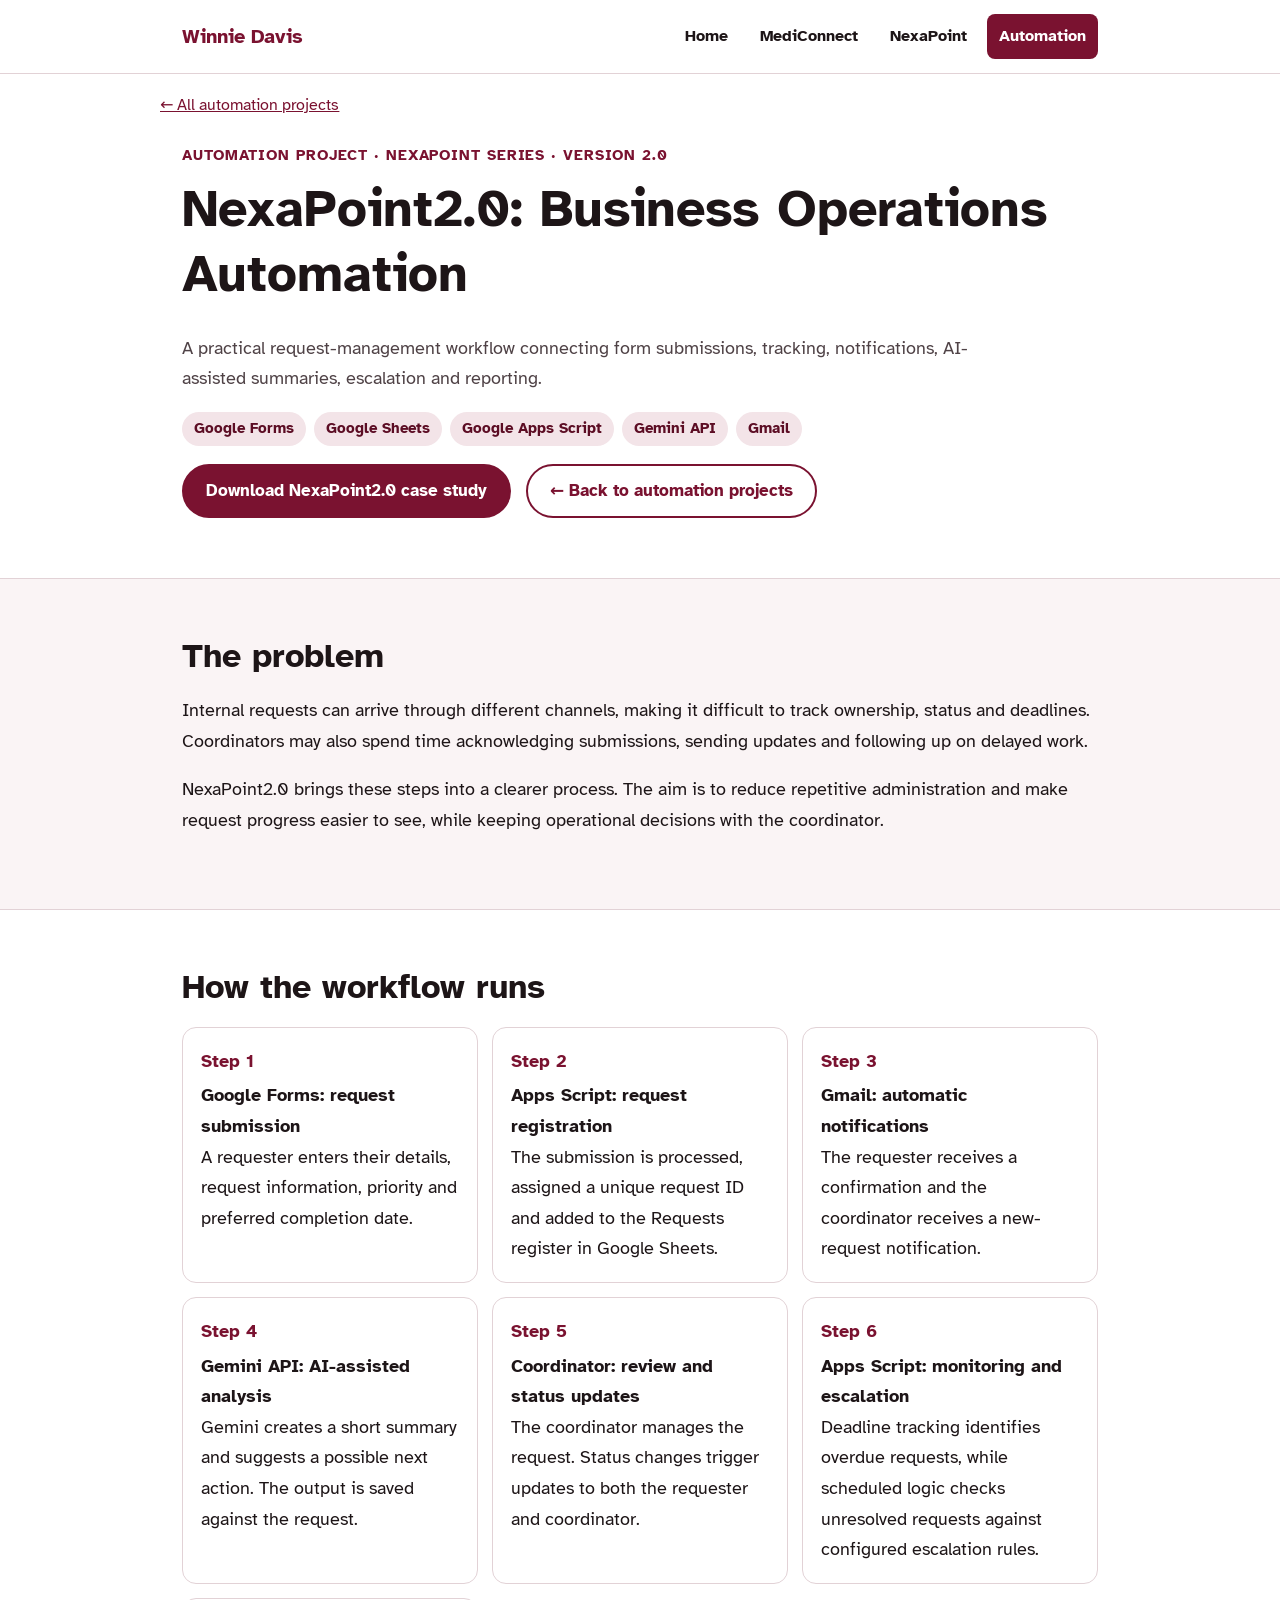
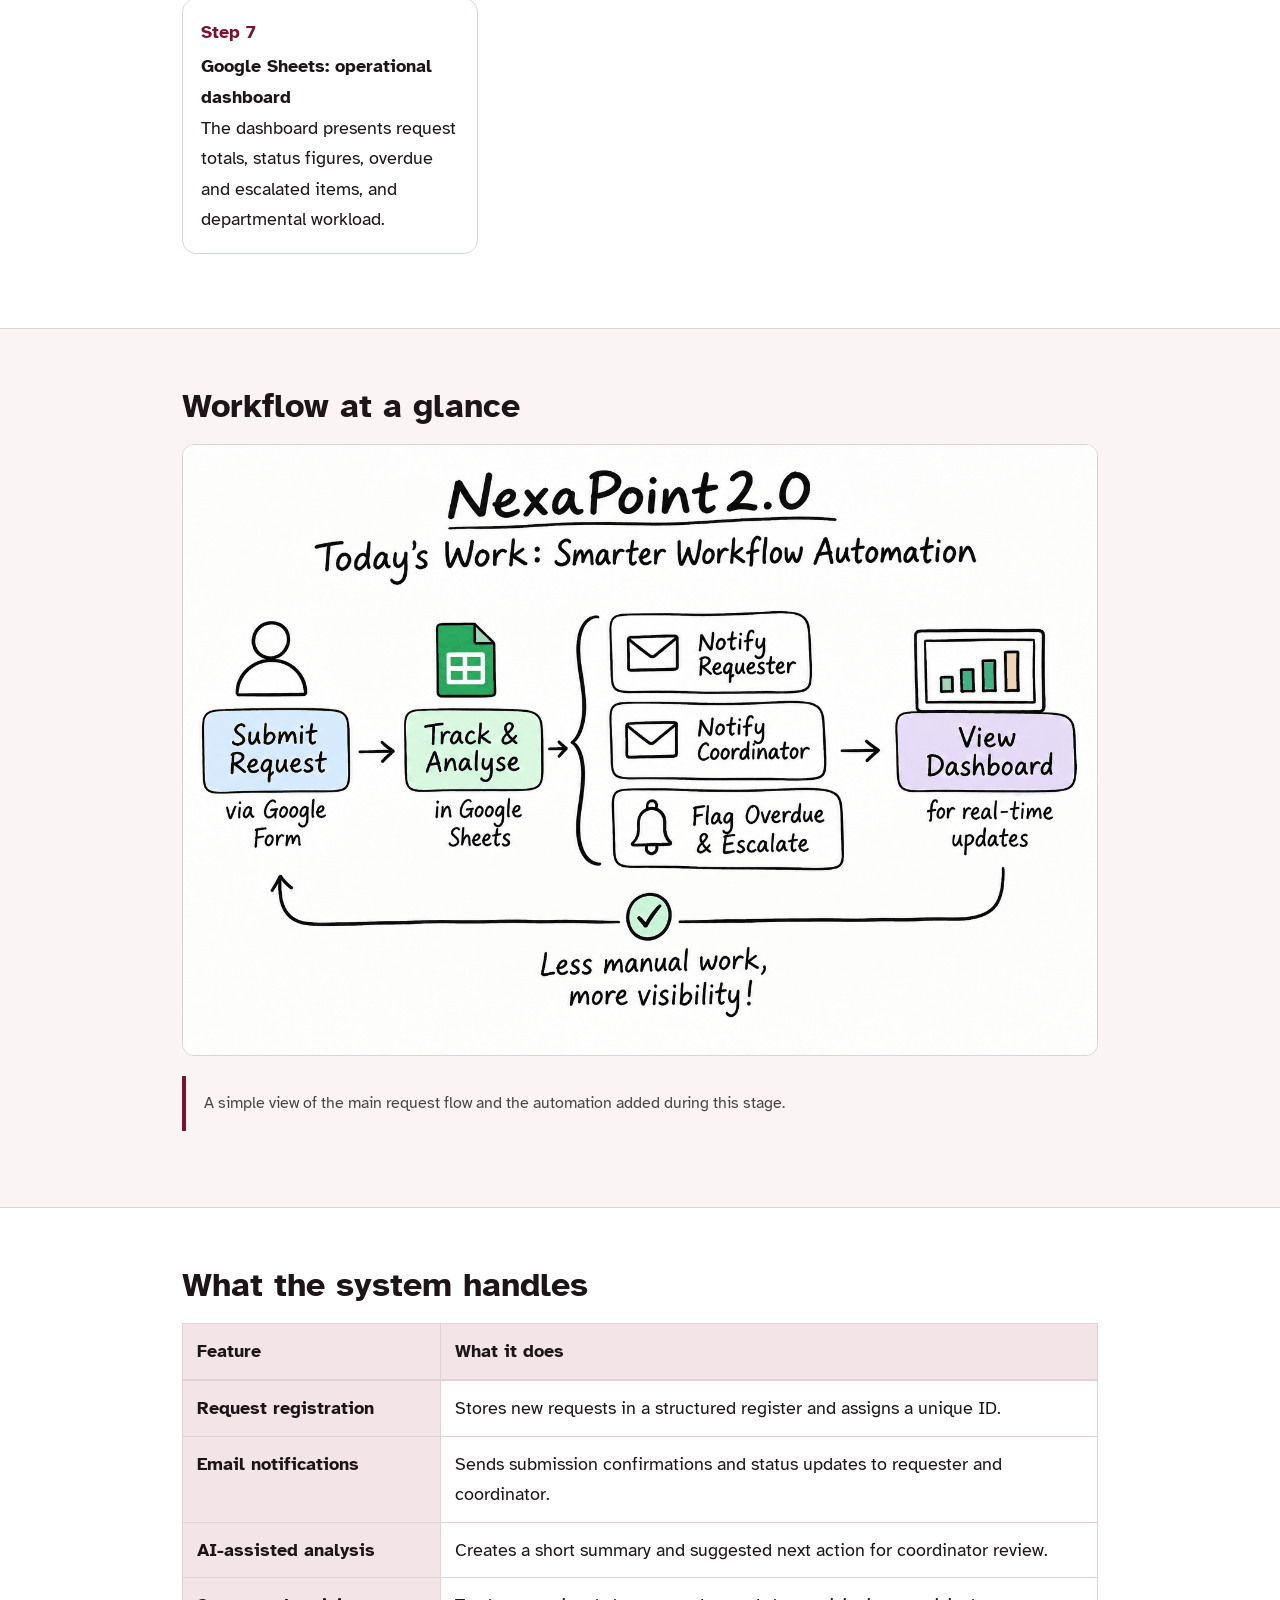
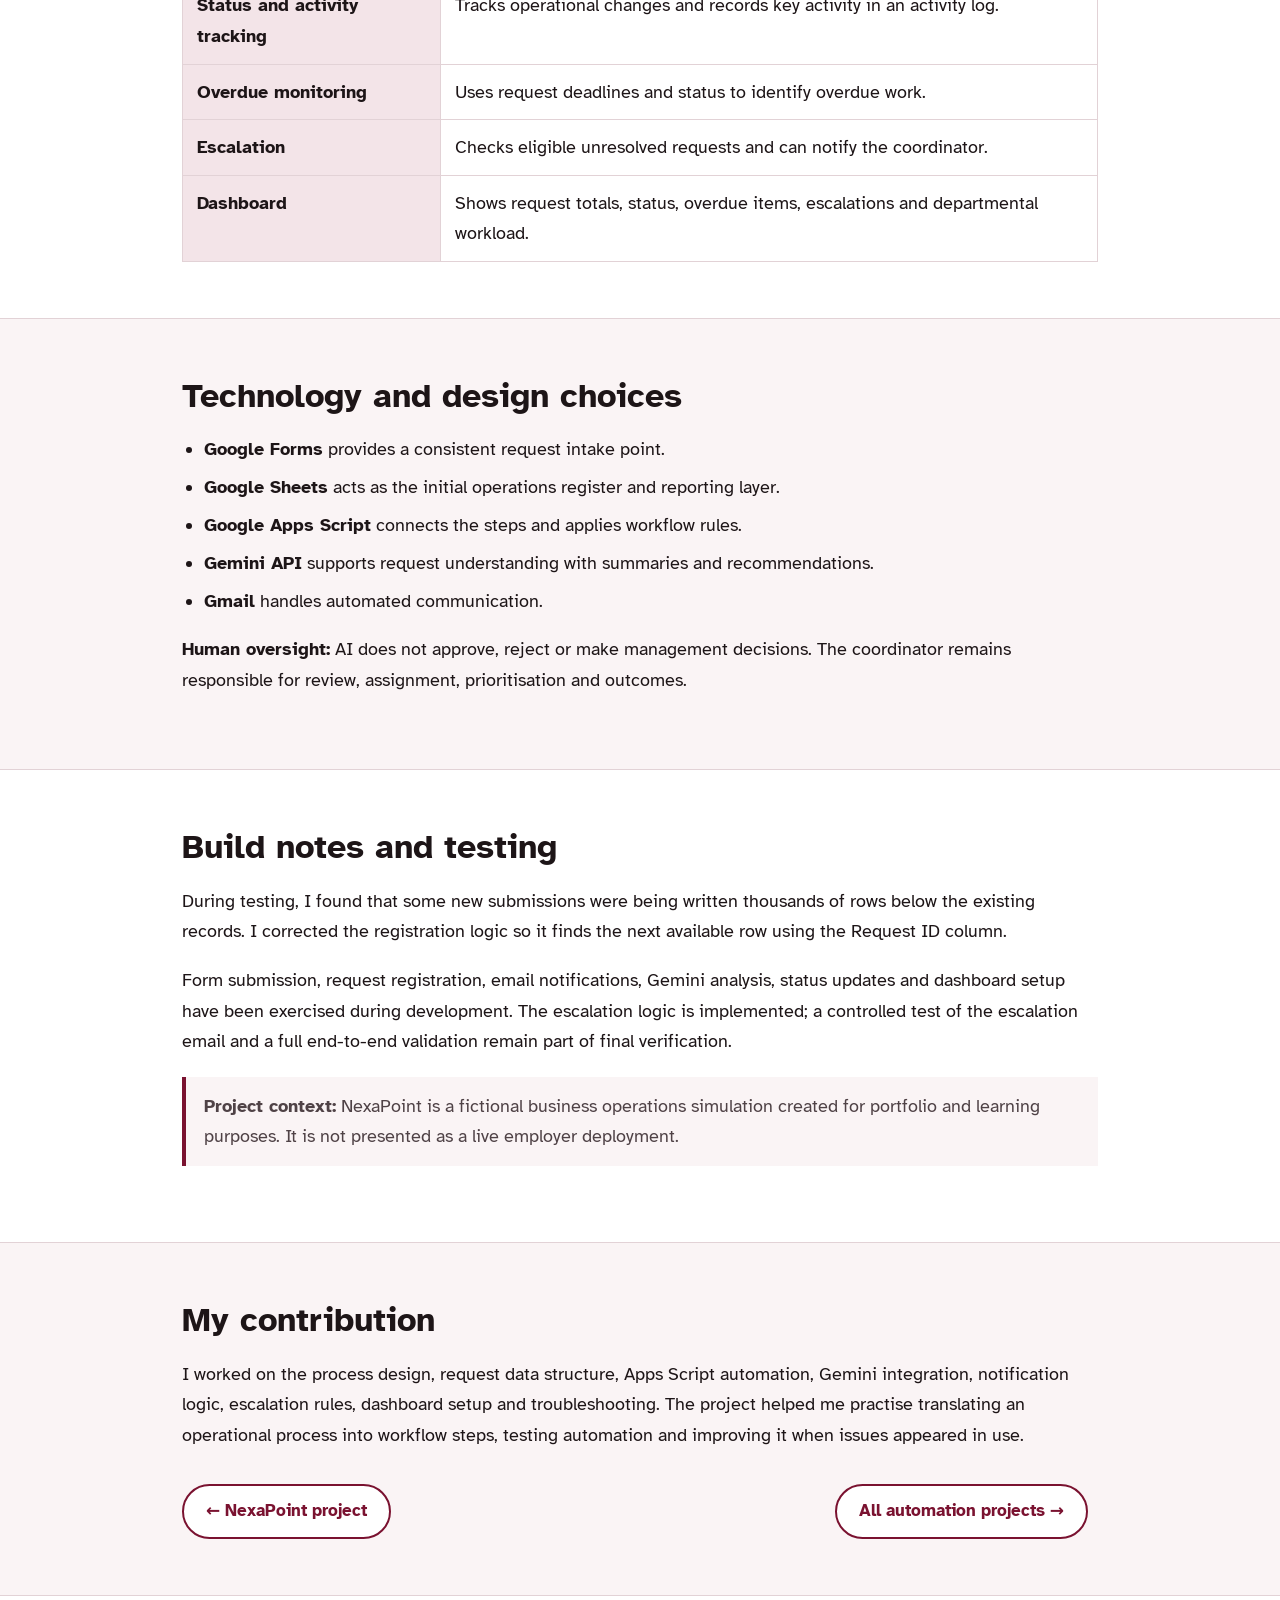
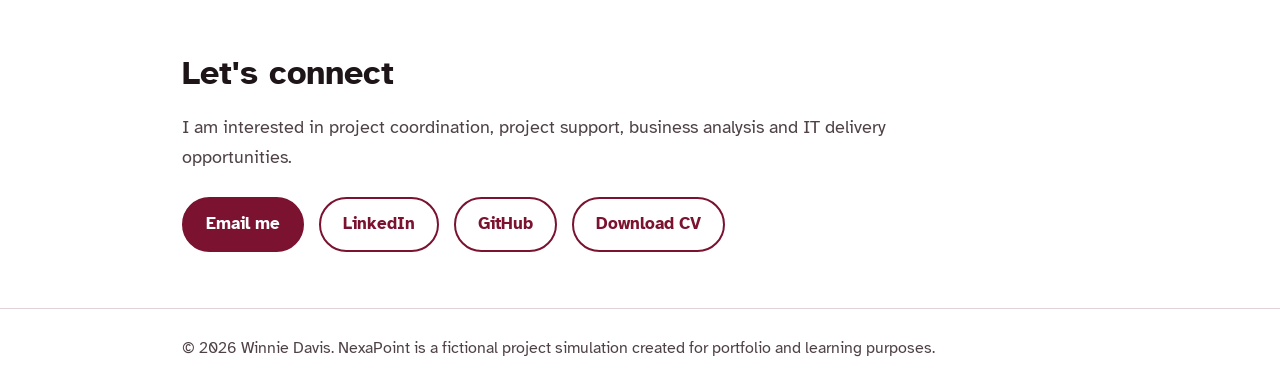
<file: nexapoint2.html>
<!DOCTYPE html>
<html lang="en">
<head>
<meta charset="utf-8">
<meta name="viewport" content="width=device-width, initial-scale=1">
<title>NexaPoint2.0 | Winnie Davis</title>
<meta name="description" content="NexaPoint2.0 business operations workflow automation project.">
<link rel="preconnect" href="https://fonts.googleapis.com">
<link rel="stylesheet" href="https://fonts.googleapis.com/css2?family=Atkinson+Hyperlegible:wght@400;700&display=swap">
<link rel="stylesheet" href="style.css">
</head>
<body>
<a class="skip" href="#main">Skip to main content</a>
<header class="top"><div class="w"><nav aria-label="Main">
<a class="brand" href="index.html">Winnie Davis</a>
<ul><li><a href="index.html">Home</a></li><li><a href="mediconnect.html">MediConnect</a></li><li><a href="nexapoint.html">NexaPoint</a></li><li><a href="automation-projects.html" aria-current="page">Automation</a></li></ul>
</nav></div></header>
<main id="main">
<div class="w bc"><a href="automation-projects.html">← All automation projects</a></div>
<section class="hero" style="padding-top:24px"><div class="w">
<p class="eyebrow">Automation project · NexaPoint series · Version 2.0</p>
<h1>NexaPoint2.0: Business Operations Automation</h1>
<p class="lead">A practical request-management workflow connecting form submissions, tracking, notifications, AI-assisted summaries, escalation and reporting.</p>
<ul class="tags"><li>Google Forms</li><li>Google Sheets</li><li>Google Apps Script</li><li>Gemini API</li><li>Gmail</li></ul>
<a class="btn p" href="NexaPoint2_0_Project_Case_Study.docx" download>Download NexaPoint2.0 case study</a>
<a class="btn s" href="automation-projects.html">← Back to automation projects</a>
</div></section>
<section class="alt"><div class="w">
<h2>The problem</h2>
<p>Internal requests can arrive through different channels, making it difficult to track ownership, status and deadlines. Coordinators may also spend time acknowledging submissions, sending updates and following up on delayed work.</p>
<p>NexaPoint2.0 brings these steps into a clearer process. The aim is to reduce repetitive administration and make request progress easier to see, while keeping operational decisions with the coordinator.</p>
</div></section>
<section><div class="w">
<h2>How the workflow runs</h2>
<ol class="steps">
<li><strong>Google Forms: request submission</strong>A requester enters their details, request information, priority and preferred completion date.</li>
<li><strong>Apps Script: request registration</strong>The submission is processed, assigned a unique request ID and added to the Requests register in Google Sheets.</li>
<li><strong>Gmail: automatic notifications</strong>The requester receives a confirmation and the coordinator receives a new-request notification.</li>
<li><strong>Gemini API: AI-assisted analysis</strong>Gemini creates a short summary and suggests a possible next action. The output is saved against the request.</li>
<li><strong>Coordinator: review and status updates</strong>The coordinator manages the request. Status changes trigger updates to both the requester and coordinator.</li>
<li><strong>Apps Script: monitoring and escalation</strong>Deadline tracking identifies overdue requests, while scheduled logic checks unresolved requests against configured escalation rules.</li>
<li><strong>Google Sheets: operational dashboard</strong>The dashboard presents request totals, status figures, overdue and escalated items, and departmental workload.</li>
</ol>
</div></section>
<section class="alt"><div class="w">
<h2>Workflow at a glance</h2>
<figure>
<img src="images/nexapoint2-workflow.png" alt="Hand-drawn NexaPoint2.0 workflow showing request submission, tracking and analysis, requester and coordinator notifications, overdue escalation and dashboard reporting.">
<figcaption class="note">A simple view of the main request flow and the automation added during this stage.</figcaption>
</figure>
</div></section>
<section><div class="w">
<h2>What the system handles</h2>
<div class="tablewrap"><table><caption class="sr">NexaPoint2.0 features and purpose</caption>
<thead><tr><th scope="col">Feature</th><th scope="col">What it does</th></tr></thead>
<tbody>
<tr><th scope="row">Request registration</th><td>Stores new requests in a structured register and assigns a unique ID.</td></tr>
<tr><th scope="row">Email notifications</th><td>Sends submission confirmations and status updates to requester and coordinator.</td></tr>
<tr><th scope="row">AI-assisted analysis</th><td>Creates a short summary and suggested next action for coordinator review.</td></tr>
<tr><th scope="row">Status and activity tracking</th><td>Tracks operational changes and records key activity in an activity log.</td></tr>
<tr><th scope="row">Overdue monitoring</th><td>Uses request deadlines and status to identify overdue work.</td></tr>
<tr><th scope="row">Escalation</th><td>Checks eligible unresolved requests and can notify the coordinator.</td></tr>
<tr><th scope="row">Dashboard</th><td>Shows request totals, status, overdue items, escalations and departmental workload.</td></tr>
</tbody></table></div>
</div></section>
<section class="alt"><div class="w">
<h2>Technology and design choices</h2>
<ul class="list">
<li><strong>Google Forms</strong> provides a consistent request intake point.</li>
<li><strong>Google Sheets</strong> acts as the initial operations register and reporting layer.</li>
<li><strong>Google Apps Script</strong> connects the steps and applies workflow rules.</li>
<li><strong>Gemini API</strong> supports request understanding with summaries and recommendations.</li>
<li><strong>Gmail</strong> handles automated communication.</li>
</ul>
<p><strong>Human oversight:</strong> AI does not approve, reject or make management decisions. The coordinator remains responsible for review, assignment, prioritisation and outcomes.</p>
</div></section>
<section><div class="w">
<h2>Build notes and testing</h2>
<p>During testing, I found that some new submissions were being written thousands of rows below the existing records. I corrected the registration logic so it finds the next available row using the Request ID column.</p>
<p>Form submission, request registration, email notifications, Gemini analysis, status updates and dashboard setup have been exercised during development. The escalation logic is implemented; a controlled test of the escalation email and a full end-to-end validation remain part of final verification.</p>
<p class="note"><strong>Project context:</strong> NexaPoint is a fictional business operations simulation created for portfolio and learning purposes. It is not presented as a live employer deployment.</p>
</div></section>
<section class="alt"><div class="w">
<h2>My contribution</h2>
<p>I worked on the process design, request data structure, Apps Script automation, Gemini integration, notification logic, escalation rules, dashboard setup and troubleshooting. The project helped me practise translating an operational process into workflow steps, testing automation and improving it when issues appeared in use.</p>
<div class="pn"><a class="btn s" href="nexapoint.html">← NexaPoint project</a><a class="btn s" href="automation-projects.html">All automation projects →</a></div>
</div></section>
<!-- DEMO VIDEO: to switch on, delete the comment markers around this block and replace VIDEO_ID with your YouTube (unlisted) video ID.
<section class="alt"><div class="w"><h2>Watch the demo</h2>
<div class="video"><iframe src="https://www.youtube.com/embed/VIDEO_ID" title="NexaPoint2.0 screen recording demo" loading="lazy" allowfullscreen></iframe></div>
<p class="note">Screen recording using fictional test data. Captions are available in the video player.</p></div></section>
-->
<section id="contact"><div class="w">
<h2>Let's connect</h2>
<p class="lead">I am interested in project coordination, project support, business analysis and IT delivery opportunities.</p>
<a class="btn p" href="mailto:Davisbeulah07@gmail.com">Email me</a>
<a class="btn s" href="https://linkedin.com/in/winnie-davis-1aa069246" target="_blank" rel="noopener">LinkedIn<span class="sr"> (opens in new tab)</span></a>
<a class="btn s" href="https://github.com/Ms-ibiso" target="_blank" rel="noopener">GitHub<span class="sr"> (opens in new tab)</span></a>
<a class="btn s" href="Winnie_Davis_CV_PM_PC.pdf" download>Download CV</a>
</div></section>
</main>
<footer><div class="w">© 2026 Winnie Davis. NexaPoint is a fictional project simulation created for portfolio and learning purposes.</div></footer>
</body></html>
</file>
<file: style.css>
:root{--bg:#fff;--alt:#faf4f5;--ink:#1d1517;--mute:#4f4246;--brand:#7a1230;--tint:#f3e4e8;--line:#e2d2d6}
*{box-sizing:border-box}html{scroll-behavior:smooth}
body{margin:0;background:var(--bg);color:var(--ink);font:18px/1.7 "Atkinson Hyperlegible",Verdana,system-ui,sans-serif}
.w{max-width:960px;margin:auto;padding:0 22px}
h1,h2,h3{font-weight:700;line-height:1.25;margin:0 0 .5em}
h1{font-size:clamp(34px,6vw,52px)}h2{font-size:clamp(26px,4vw,34px)}h3{font-size:20px}
p{margin:0 0 1em}.lead{max-width:66ch;color:var(--mute)}.muted{color:var(--mute)}
a{color:var(--brand)}a:hover{text-decoration-thickness:3px}
:focus-visible{outline:3px solid var(--brand);outline-offset:3px;border-radius:4px}
.sr{position:absolute;width:1px;height:1px;overflow:hidden;clip:rect(0 0 0 0);white-space:nowrap}
.skip{position:absolute;left:-999px;top:8px;background:var(--brand);color:#fff;padding:10px 16px;border-radius:8px;z-index:9}.skip:focus{left:8px}
header.top{border-bottom:1px solid var(--line)}
nav{display:flex;flex-wrap:wrap;justify-content:space-between;align-items:center;gap:8px 18px;padding:14px 0}
nav .brand{font-weight:700;font-size:20px;color:var(--brand);text-decoration:none}
nav ul{display:flex;flex-wrap:wrap;gap:4px 8px;list-style:none;margin:0;padding:0}
nav ul a{display:block;padding:9px 12px;border-radius:8px;color:var(--ink);text-decoration:none;font-weight:700;font-size:16px}
nav ul a:hover{background:var(--tint)}nav ul a[aria-current="page"]{background:var(--brand);color:#fff}
section{padding:56px 0;border-top:1px solid var(--line)}.alt{background:var(--alt)}
.hero{padding:52px 0 60px;border:0}.grid2{display:grid;grid-template-columns:1.4fr 1fr;gap:36px;align-items:center}
.eyebrow{font-size:15px;font-weight:700;letter-spacing:.06em;text-transform:uppercase;color:var(--brand);margin-bottom:8px}
.role{font-weight:700;color:var(--brand);margin-bottom:14px}
.btn{display:inline-block;min-height:46px;padding:11px 22px;border-radius:999px;border:2px solid var(--brand);font-weight:700;font-size:17px;text-decoration:none;margin:6px 10px 0 0}
.btn.p{background:var(--brand);color:#fff}.btn.s{background:#fff;color:var(--brand)}.btn:hover{background:var(--tint);color:var(--brand)}.btn.p:hover{background:#5c0d24;color:#fff}
.panel{background:var(--brand);color:#fff;border-radius:18px;padding:24px}.panel h2{font-size:20px}.panel ul{margin:0;padding:0;list-style:none}.panel li{padding:10px 0;border-top:1px solid rgba(255,255,255,.35)}
.cards{display:grid;grid-template-columns:repeat(auto-fit,minmax(250px,1fr));gap:16px;margin:18px 0}
.card{background:#fff;border:1px solid var(--line);border-radius:14px;padding:20px}.card h3{color:var(--brand)}
.card .btn{margin-top:4px}
.tags{display:flex;flex-wrap:wrap;gap:8px;padding:0;list-style:none;margin:12px 0}.tags li{background:var(--tint);color:#5c0d24;padding:4px 12px;border-radius:999px;font-size:15px;font-weight:700}
.note{border-left:4px solid var(--brand);background:var(--alt);padding:14px 18px;margin:20px 0;color:var(--mute)}
.list{padding-left:1.2em;margin:0 0 1em}.list li{margin-bottom:.4em}
.steps{counter-reset:s;list-style:none;padding:0;display:grid;grid-template-columns:repeat(auto-fit,minmax(250px,1fr));gap:14px}
.steps li{counter-increment:s;background:#fff;border:1px solid var(--line);border-radius:14px;padding:18px}
.steps li:before{content:"Step " counter(s);display:block;font-weight:700;color:var(--brand);margin-bottom:4px}
.steps strong{display:block}
.tablewrap{overflow-x:auto}table{border-collapse:collapse;width:100%;background:#fff}
th,td{padding:12px 14px;border:1px solid var(--line);text-align:left;vertical-align:top}th{background:var(--tint)}
.bc{padding:18px 0 0;font-size:16px}.pn{display:flex;flex-wrap:wrap;justify-content:space-between;gap:10px;margin-top:28px}
footer{border-top:1px solid var(--line);padding:26px 0;color:var(--mute);font-size:16px}
@media(max-width:760px){.grid2{grid-template-columns:1fr}section{padding:42px 0}}
figure{margin:0}figure img{display:block;width:100%;height:auto;border:1px solid var(--line);border-radius:12px;background:#fff}figcaption{font-size:16px}
.video{position:relative;aspect-ratio:16/9;border:1px solid var(--line);border-radius:12px;overflow:hidden;background:#000}.video iframe{position:absolute;inset:0;width:100%;height:100%;border:0}
</file>
